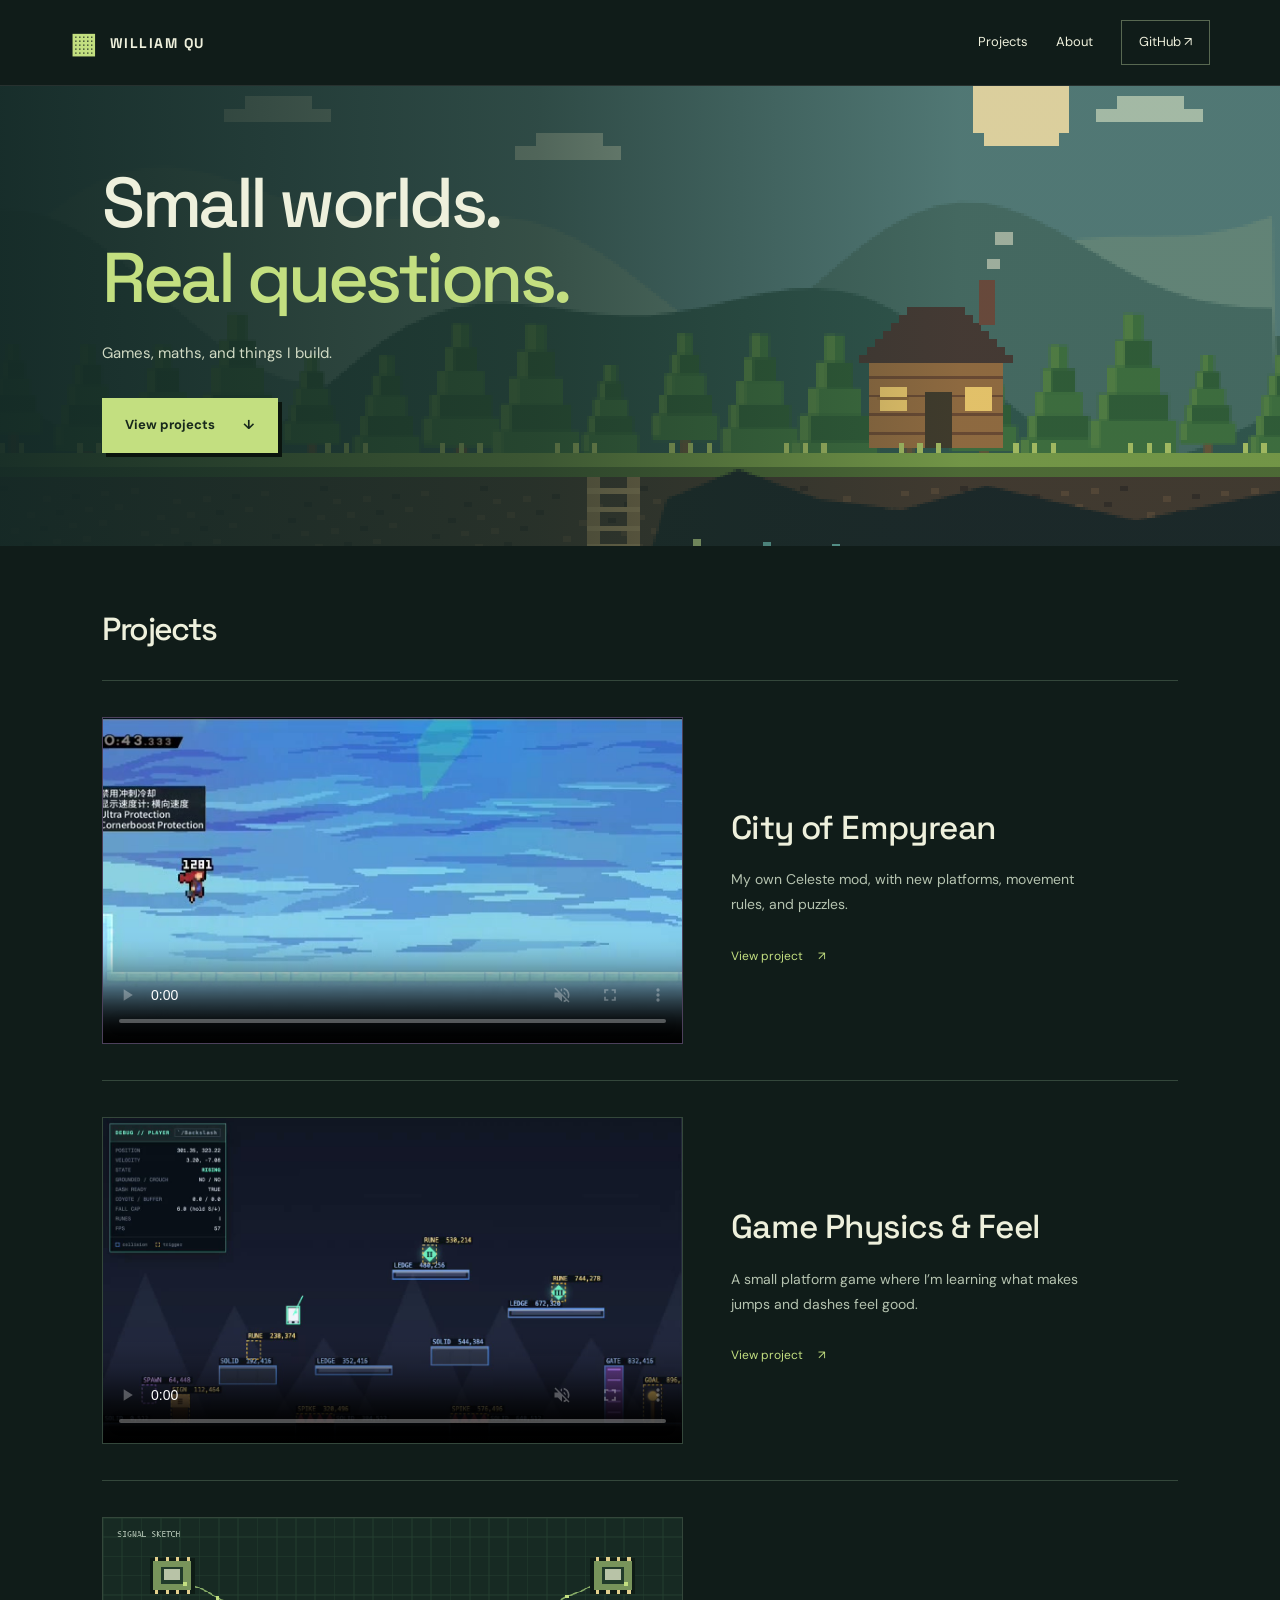
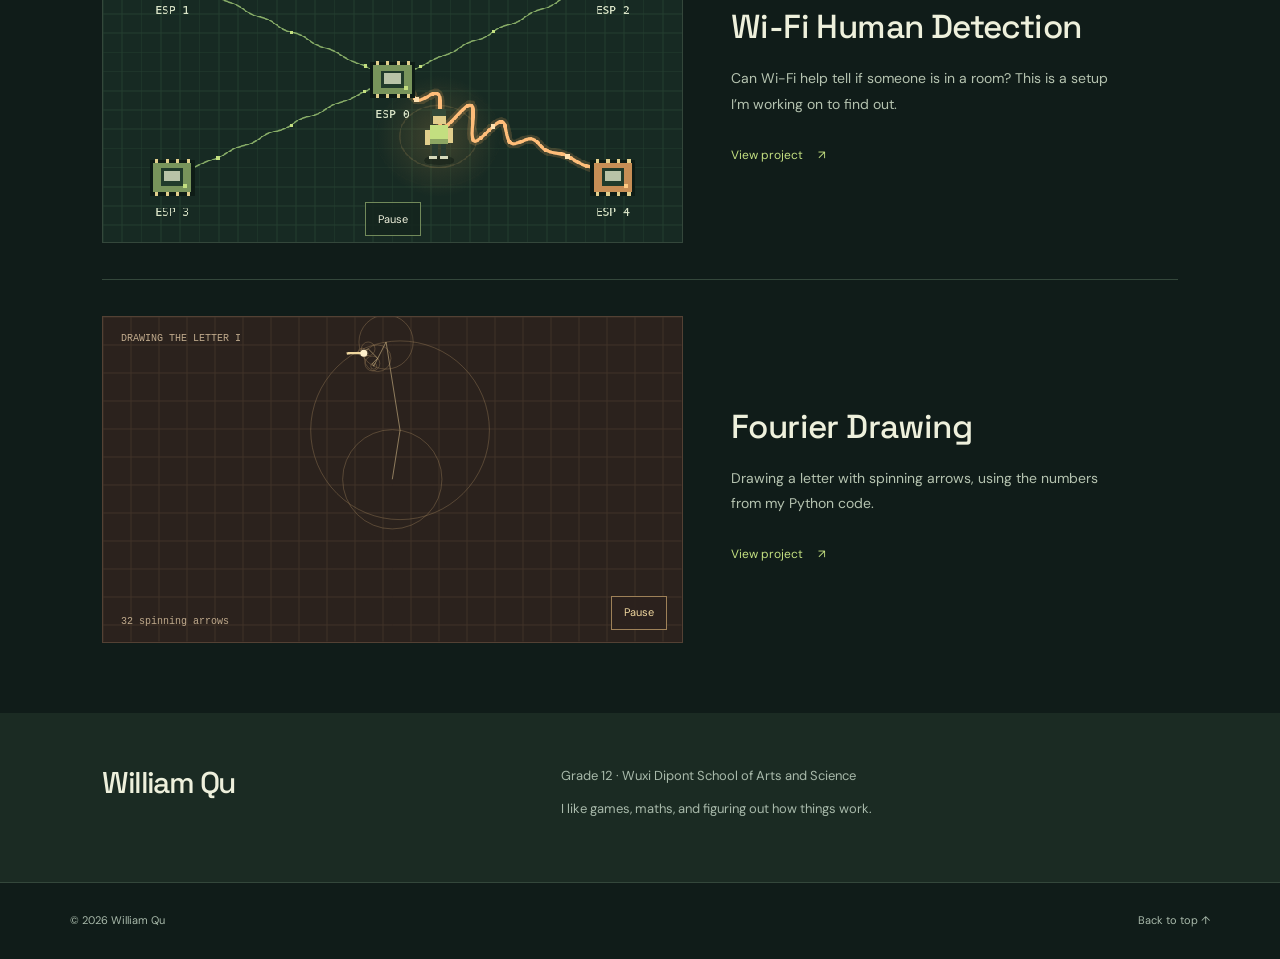
<file: index.html>
<!doctype html>
<html lang="en">
<head>
  <meta charset="utf-8"><meta name="viewport" content="width=device-width, initial-scale=1">
  <title>William Qu — Projects</title>
  <meta name="description" content="Games, maths, and things I build. Projects by William Qu.">
  <meta property="og:title" content="William Qu — Projects"><meta property="og:description" content="City of Empyrean, Game Physics &amp; Feel, Wi-Fi Human Detection, and Fourier Drawing."><meta property="og:type" content="website">
  <link rel="icon" href="assets/favicon.svg" type="image/svg+xml"><link rel="stylesheet" href="style.css?v=20">
</head>
<body class="portfolio">
<a class="skip" href="#projects">Skip to projects</a>
<header class="site-header"><a class="brand" href="index.html"><span class="brand-mark" aria-hidden="true">▦</span> WILLIAM QU</a><nav aria-label="Main navigation"><a href="#projects">Projects</a><a href="#about">About</a><a class="nav-link" href="https://github.com/ztongqu" target="_blank" rel="noreferrer">GitHub ↗</a></nav></header>
<main>
<section class="hero" id="top">
  <canvas id="world" role="img" aria-label="A pixel landscape of mountains, pine trees, a cabin and an underground cavern"></canvas>
  <div class="hero-content"><h1>Small worlds.<br><em>Real questions.</em></h1><p class="hero-intro">Games, maths, and things I build.</p><a class="button" href="#projects">View projects <span>↓</span></a></div>
</section>
<section class="section projects" id="projects" aria-labelledby="projects-title">
  <h2 id="projects-title">Projects</h2>
  <div class="project-stack">
    <article class="project"><div class="project-open"><div class="project-art celeste-art"><video autoplay muted loop playsinline controls preload="metadata" poster="assets/city-video-poster.jpg" aria-label="City of Empyrean gameplay recording"><source src="assets/city-of-empyrean.mp4?v=3" type="video/mp4">Your browser does not support this video.</video></div><a class="project-info" href="projects/city-of-empyrean.html"><h3>City of Empyrean</h3><p>My own Celeste mod, with new platforms, movement rules, and puzzles.</p><span class="read-link">View project <span aria-hidden="true">↗</span></span></a></div></article>
    <article class="project"><div class="project-open"><div class="project-art"><video autoplay muted loop playsinline controls preload="auto" poster="assets/signal-below.jpg" aria-label="Game Physics &amp; Feel gameplay recording"><source src="assets/signal-below.mp4" type="video/mp4">Your browser does not support this video.</video></div><a class="project-info" href="projects/signal-below.html"><h3>Game Physics &amp; Feel</h3><p>A small platform game where I’m learning what makes jumps and dashes feel good.</p><span class="read-link">View project <span aria-hidden="true">↗</span></span></a></div></article>
    <article class="project" id="wifi"><div class="project-open"><div class="project-art wifi-art"><canvas id="wifi-motion" role="img" aria-label="Illustration: a person walks between ESP 0 in the centre and ESP 1 to 4 in the corners, changing the Wi-Fi signal paths. This is a sketch, not recorded data."></canvas><button class="fourier-toggle" id="wifi-toggle" type="button" aria-label="Pause Wi-Fi illustration">Pause</button></div><a class="project-info" href="projects/wifi-sensing.html"><h3>Wi-Fi Human Detection</h3><p>Can Wi-Fi help tell if someone is in a room? This is a setup I’m working on to find out.</p><span class="read-link">View project <span aria-hidden="true">↗</span></span></a></div></article>
    <article class="project" id="fourier"><div class="project-open"><div class="project-art fourier-art"><canvas id="fourier-animation" role="img" aria-label="Spinning arrows drawing the letter I using numbers from my Python code"></canvas><button class="fourier-toggle" id="fourier-toggle" type="button" disabled>Loading…</button><p class="fourier-error" id="fourier-error" hidden>The animation didn’t load. You can still have a look at the Python code.</p></div><a class="project-info" href="projects/fourier-drawing.html"><h3>Fourier Drawing</h3><p>Drawing a letter with spinning arrows, using the numbers from my Python code.</p><span class="read-link">View project <span aria-hidden="true">↗</span></span></a></div></article>
  </div>
</section>
<section class="about-wrap" id="about"><div class="section about-simple"><h2>William Qu</h2><div><p>Grade 12 · Wuxi Dipont School of Arts and Science</p><p>I like games, maths, and figuring out how things work.</p></div></div></section>
</main><footer><span>© 2026 William Qu</span><a href="#top">Back to top ↑</a></footer><script src="landscape.js"></script><script src="app.js?v=12"></script><script src="fourier.js?v=17"></script><script src="wifi-motion.js?v=2"></script>
</body></html>
</file>
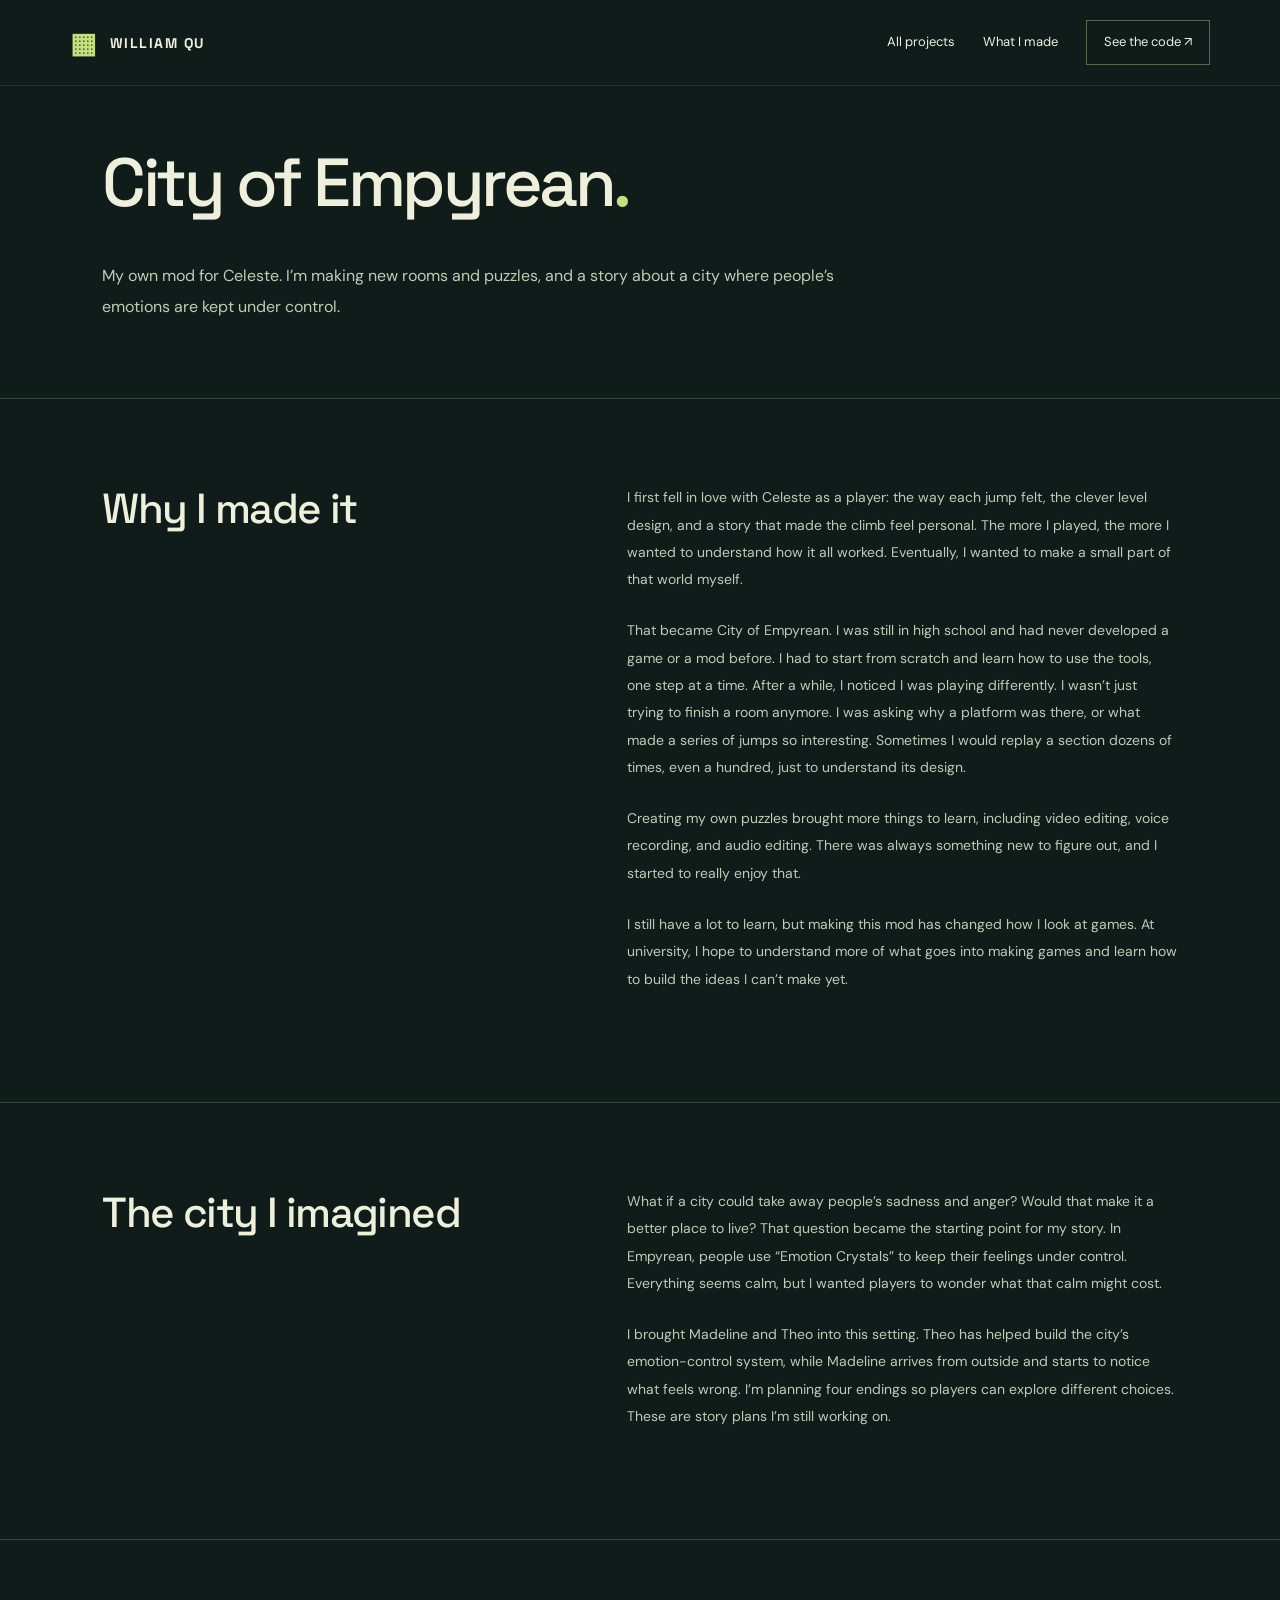
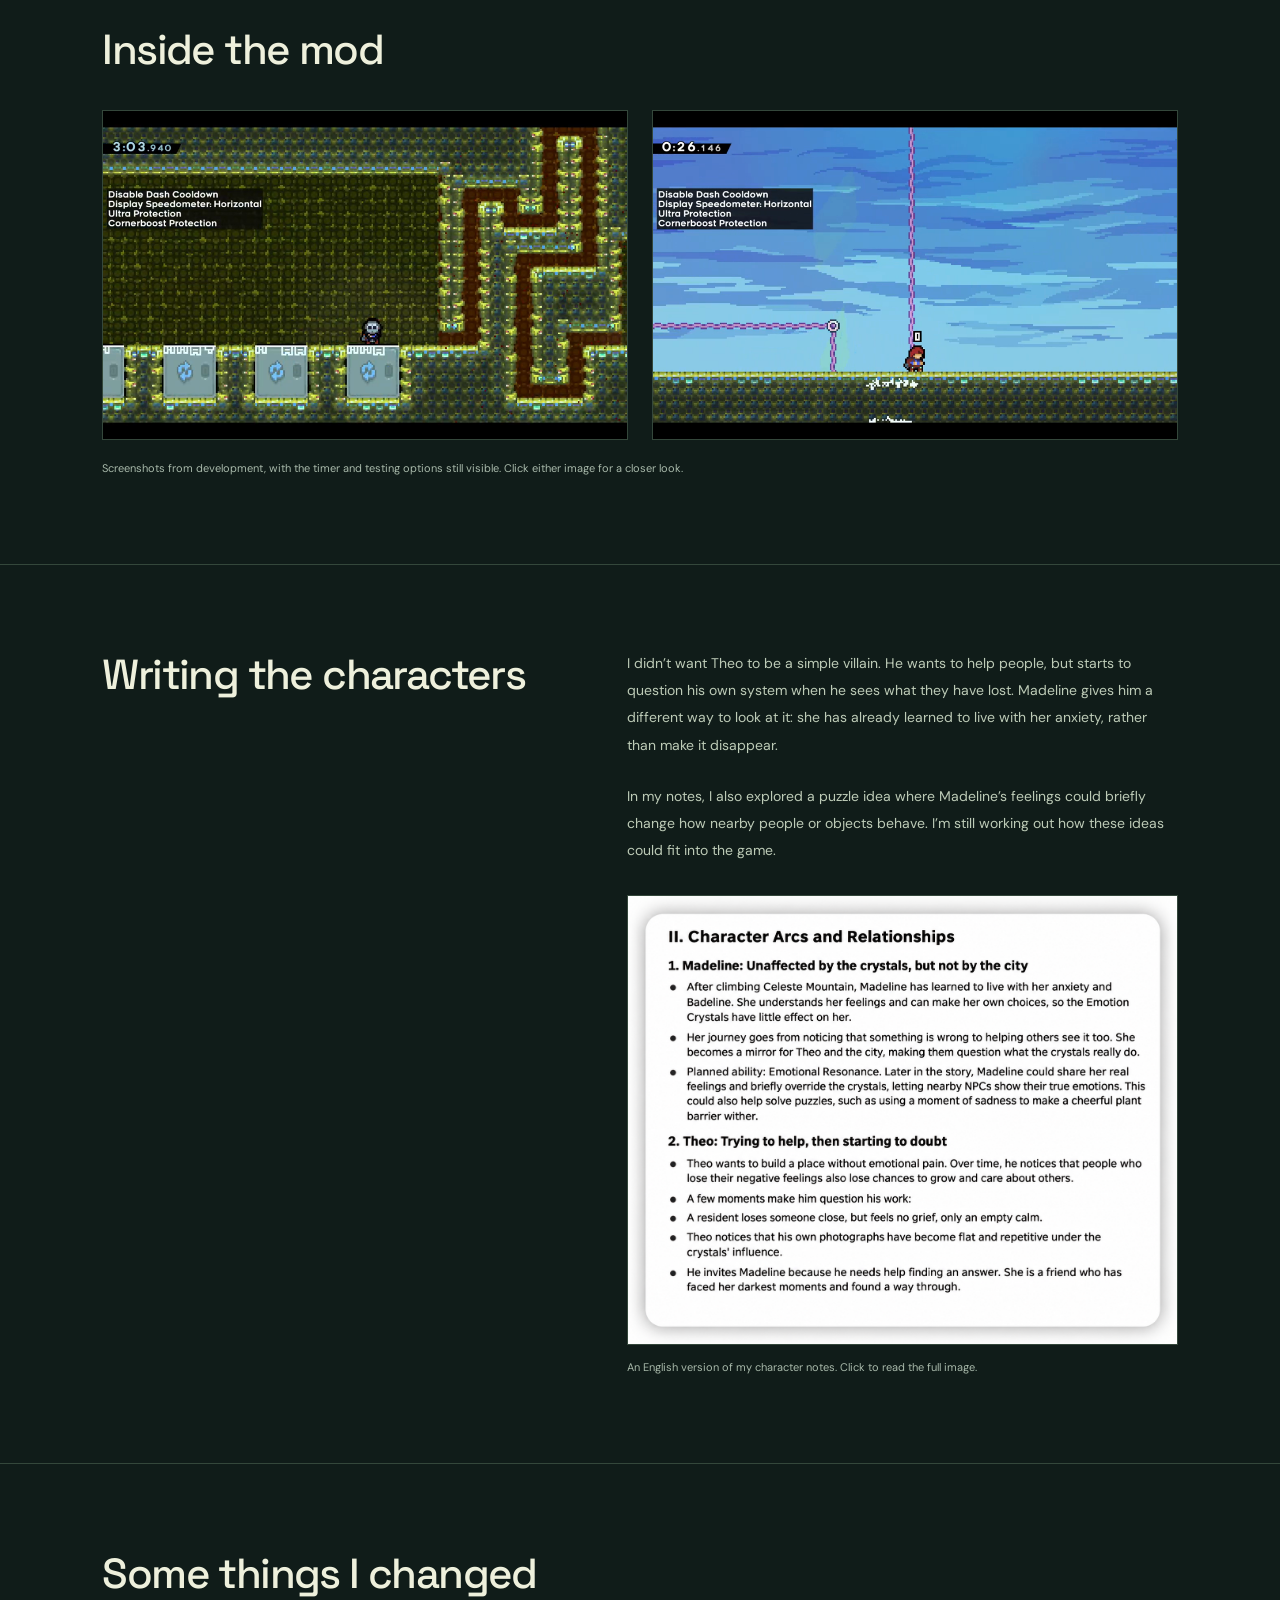
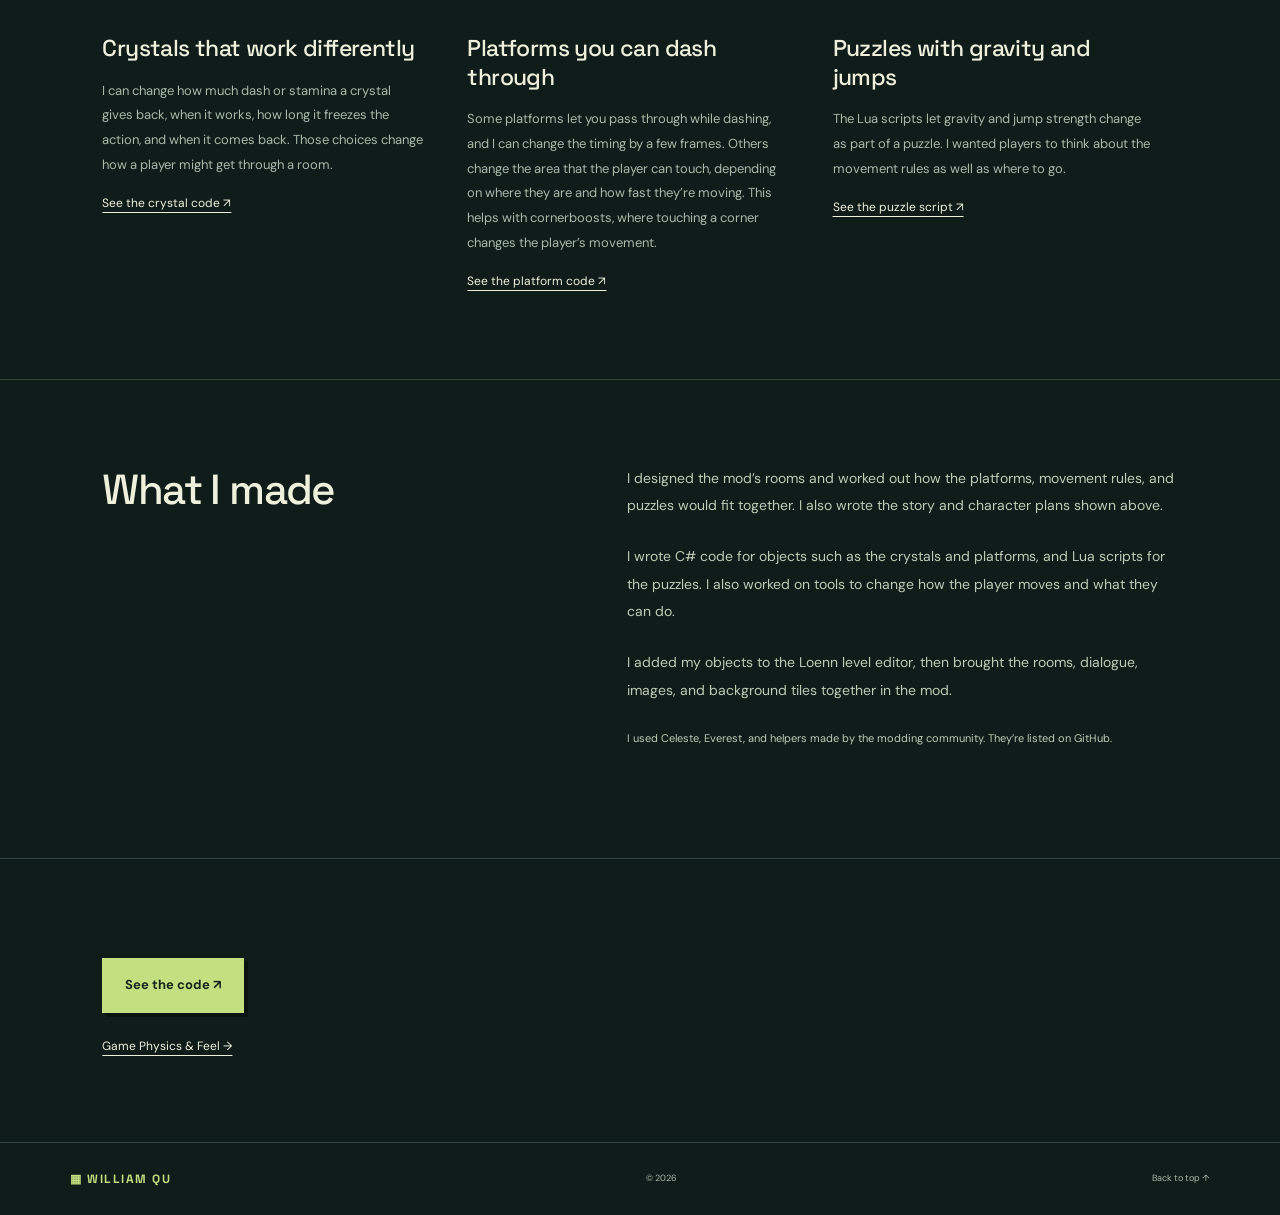
<file: projects/city-of-empyrean.html>
<!doctype html>
<html lang="en"><head><meta charset="utf-8"><meta name="viewport" content="width=device-width, initial-scale=1"><title>City of Empyrean — William Qu</title><meta name="description" content="My Celeste mod, with new platforms, crystals, and puzzles. Made by William Qu."><link rel="icon" href="../assets/favicon.svg"><link rel="stylesheet" href="../style.css?v=18"></head>
<body><a class="skip" href="#main">Skip to project</a><header class="site-header"><a class="brand" href="../index.html"><span class="brand-mark" aria-hidden="true">▦</span> WILLIAM QU</a><nav aria-label="Main navigation"><a href="../index.html#projects">All projects</a><a href="#contribution">What I made</a><a class="nav-link" href="https://github.com/ztongqu/City-of-Empyrean" target="_blank" rel="noreferrer">See the code ↗</a></nav></header>
<main id="main"><section class="section detail-hero"><div class="detail-heading"><div><h1>City of Empyrean<span>.</span></h1></div></div><p class="detail-intro">My own mod for Celeste. I’m making new rooms and puzzles, and a story about a city where people’s emotions are kept under control.</p></section>
<section class="section detail-section two-column" id="why"><div><h2>Why I made it</h2></div><div class="prose"><p>I first fell in love with Celeste as a player: the way each jump felt, the clever level design, and a story that made the climb feel personal. The more I played, the more I wanted to understand how it all worked. Eventually, I wanted to make a small part of that world myself.</p><p>That became City of Empyrean. I was still in high school and had never developed a game or a mod before. I had to start from scratch and learn how to use the tools, one step at a time. After a while, I noticed I was playing differently. I wasn’t just trying to finish a room anymore. I was asking why a platform was there, or what made a series of jumps so interesting. Sometimes I would replay a section dozens of times, even a hundred, just to understand its design.</p><p>Creating my own puzzles brought more things to learn, including video editing, voice recording, and audio editing. There was always something new to figure out, and I started to really enjoy that.</p><p>I still have a lot to learn, but making this mod has changed how I look at games. At university, I hope to understand more of what goes into making games and learn how to build the ideas I can’t make yet.</p></div></section>
<section class="section detail-section two-column" id="story"><div><h2>The city I imagined</h2></div><div class="prose"><p>What if a city could take away people’s sadness and anger? Would that make it a better place to live? That question became the starting point for my story. In Empyrean, people use “Emotion Crystals” to keep their feelings under control. Everything seems calm, but I wanted players to wonder what that calm might cost.</p><p>I brought Madeline and Theo into this setting. Theo has helped build the city’s emotion-control system, while Madeline arrives from outside and starts to notice what feels wrong. I’m planning four endings so players can explore different choices. These are story plans I’m still working on.</p></div></section>
<section class="section detail-section" aria-labelledby="rooms-title"><div class="section-top"><h2 id="rooms-title">Inside the mod</h2></div><div class="city-screenshots"><figure><a class="city-image-link" href="../assets/city-gameplay-room.png" target="_blank" rel="noreferrer" aria-label="Open the indoor room screenshot at full size"><img src="../assets/city-gameplay-room.png" width="960" height="600" loading="lazy" alt="An indoor room with narrow stone passages and blue-marked blocks"></a></figure><figure><a class="city-image-link" href="../assets/city-gameplay-sky.png" target="_blank" rel="noreferrer" aria-label="Open the outdoor room screenshot at full size"><img src="../assets/city-gameplay-sky.png" width="960" height="600" loading="lazy" alt="Madeline standing on a platform beneath a blue sky, beside hanging chains"></a></figure></div><p class="caption">Screenshots from development, with the timer and testing options still visible. Click either image for a closer look.</p></section>
<section class="section detail-section two-column" id="characters"><div><h2>Writing the characters</h2></div><div class="prose"><p>I didn’t want Theo to be a simple villain. He wants to help people, but starts to question his own system when he sees what they have lost. Madeline gives him a different way to look at it: she has already learned to live with her anxiety, rather than make it disappear.</p><p>In my notes, I also explored a puzzle idea where Madeline’s feelings could briefly change how nearby people or objects behave. I’m still working out how these ideas could fit into the game.</p><figure class="city-notes"><a class="city-image-link" href="../assets/city-character-notes-en.png" target="_blank" rel="noreferrer" aria-label="Open the English version of my character notes at full size"><img src="../assets/city-character-notes-en.png" width="1387" height="1134" loading="lazy" alt="English version of my planning notes about Madeline, Theo, and how their relationship could develop"></a><figcaption class="caption">An English version of my character notes. Click to read the full image.</figcaption></figure></div></section>
<section class="section detail-section"><div class="section-top"><h2>Some things I changed</h2></div><div class="feature-grid"><article><h3>Crystals that work differently</h3><p>I can change how much dash or stamina a crystal gives back, when it works, how long it freezes the action, and when it comes back. Those choices change how a player might get through a room.</p><a class="text-link" href="https://github.com/ztongqu/City-of-Empyrean/blob/main/Source/Entities/CustomRefill.cs" target="_blank" rel="noreferrer">See the crystal code ↗</a></article><article><h3>Platforms you can dash through</h3><p>Some platforms let you pass through while dashing, and I can change the timing by a few frames. Others change the area that the player can touch, depending on where they are and how fast they’re moving. This helps with cornerboosts, where touching a corner changes the player’s movement.</p><a class="text-link" href="https://github.com/ztongqu/City-of-Empyrean/blob/main/Source/Entities/DashThruJumpThru.cs" target="_blank" rel="noreferrer">See the platform code ↗</a></article><article><h3>Puzzles with gravity and jumps</h3><p>The Lua scripts let gravity and jump strength change as part of a puzzle. I wanted players to think about the movement rules as well as where to go.</p><a class="text-link" href="https://github.com/ztongqu/City-of-Empyrean/blob/main/Assets/FAE4D333/EmpyrealCity/puzzle2_enter.lua" target="_blank" rel="noreferrer">See the puzzle script ↗</a></article></div></section>
<section class="section detail-section two-column" id="contribution"><div><h2>What I made</h2></div><div class="prose"><p>I designed the mod’s rooms and worked out how the platforms, movement rules, and puzzles would fit together. I also wrote the story and character plans shown above.</p><p>I wrote C# code for objects such as the crystals and platforms, and Lua scripts for the puzzles. I also worked on tools to change how the player moves and what they can do.</p><p>I added my objects to the Loenn level editor, then brought the rooms, dialogue, images, and background tiles together in the mod.</p><p class="caption">I used Celeste, Everest, and helpers made by the modding community. They’re listed on GitHub.</p></div></section>

<section class="section project-end"><div class="end-links"><a class="button" href="https://github.com/ztongqu/City-of-Empyrean" target="_blank" rel="noreferrer">See the code ↗</a><a class="text-link" href="signal-below.html">Game Physics &amp; Feel →</a></div></section></main><footer><a class="brand" href="../index.html">▦ WILLIAM QU</a><span>© 2026</span><a href="#main">Back to top ↑</a></footer></body></html>
</file>
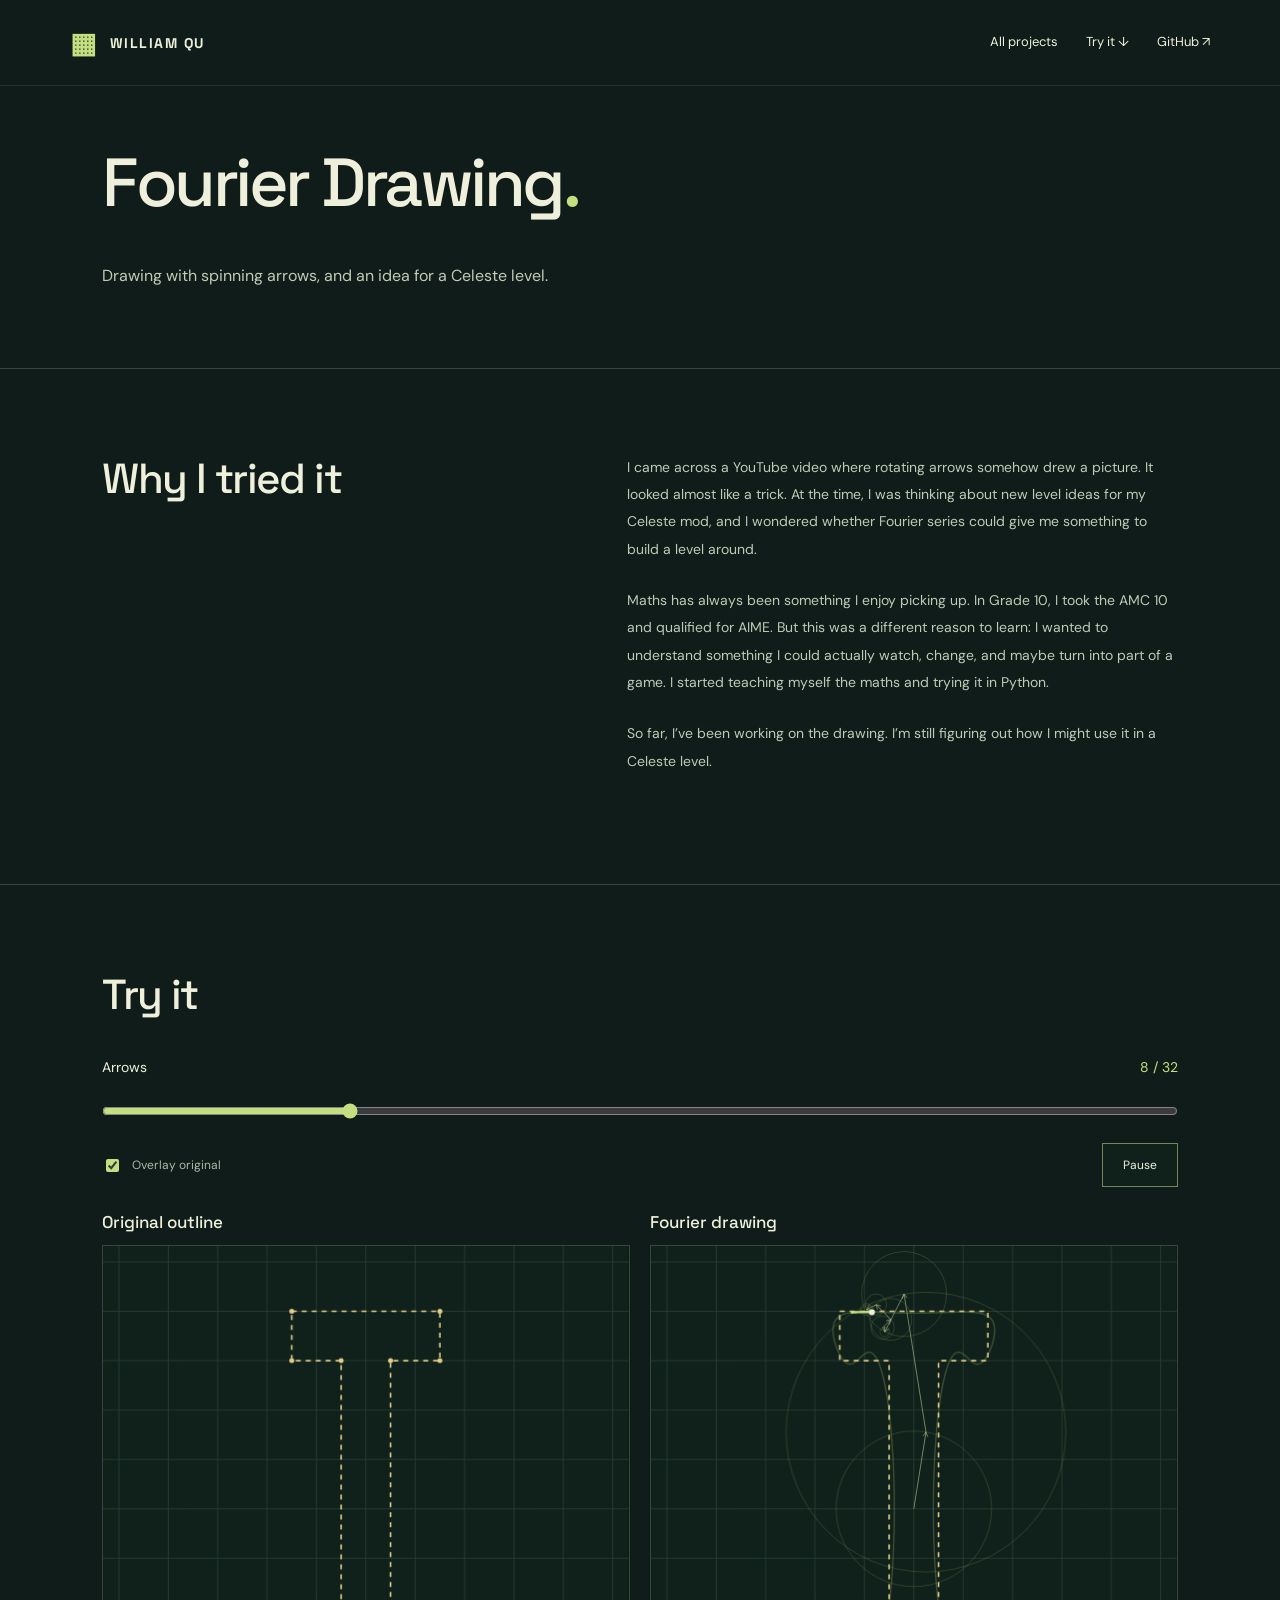
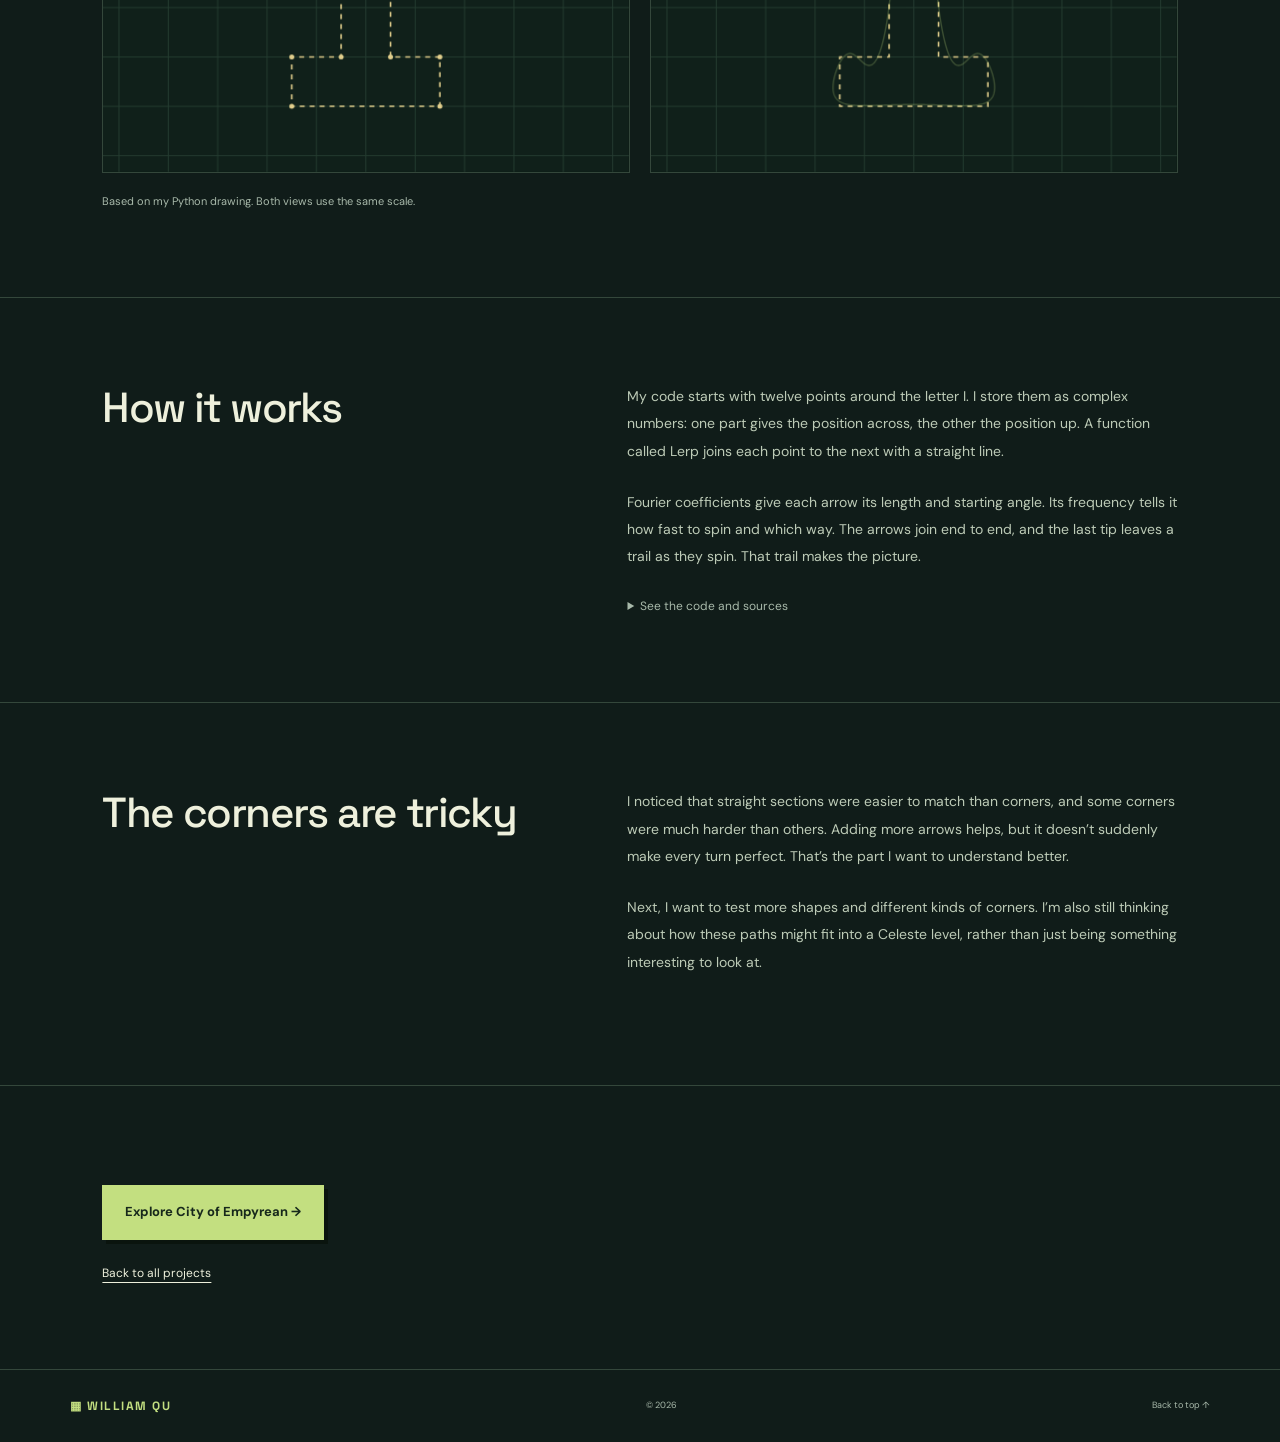
<file: projects/fourier-drawing.html>
<!doctype html>
<html lang="en"><head><meta charset="utf-8"><meta name="viewport" content="width=device-width, initial-scale=1"><title>Fourier Drawing — William Qu</title><meta name="description" content="From a YouTube video to drawing with rotating arrows. My Fourier experiment and an idea for a Celeste level."><link rel="icon" href="../assets/favicon.svg"><link rel="stylesheet" href="../style.css?v=12"></head>
<body><a class="skip" href="#main">Skip to project</a><header class="site-header"><a class="brand" href="../index.html"><span class="brand-mark" aria-hidden="true">▦</span> WILLIAM QU</a><nav aria-label="Main navigation"><a href="../index.html#projects">All projects</a><a href="#try">Try it ↓</a><a href="https://github.com/ztongqu/Fourier-Transformation-Visualisation" target="_blank" rel="noreferrer">GitHub ↗</a></nav></header>
<main id="main"><section class="section detail-hero"><div class="detail-heading"><h1>Fourier Drawing<span>.</span></h1></div><p class="detail-intro">Drawing with spinning arrows, and an idea for a Celeste level.</p></section>
<section class="section detail-section two-column"><div><h2>Why I tried it</h2></div><div class="prose"><p>I came across a YouTube video where rotating arrows somehow drew a picture. It looked almost like a trick. At the time, I was thinking about new level ideas for my Celeste mod, and I wondered whether Fourier series could give me something to build a level around.</p><p>Maths has always been something I enjoy picking up. In Grade 10, I took the AMC 10 and qualified for AIME. But this was a different reason to learn: I wanted to understand something I could actually watch, change, and maybe turn into part of a game. I started teaching myself the maths and trying it in Python.</p><p>So far, I’ve been working on the drawing. I’m still figuring out how I might use it in a Celeste level.</p></div></section>
<section class="section detail-section" id="try"><div class="section-top"><h2>Try it</h2></div>
<div class="fourier-lab"><div class="fourier-controls"><label for="arrow-count">Arrows <output id="arrow-count-value" for="arrow-count">8 / 32</output></label><input id="arrow-count" type="range" min="1" max="32" value="8" step="1" disabled aria-describedby="arrow-help"><div class="fourier-actions"><label><input id="show-outline" type="checkbox" checked> Overlay original</label><button id="drawing-toggle" type="button" disabled>Loading…</button></div><p id="arrow-help" class="visually-hidden">Each step adds one arrow from my Python animation, in the order +1, −1, +3, −3, … . Arrows with no length are skipped.</p></div>
<div class="fourier-comparison"><figure><figcaption>Original outline</figcaption><canvas id="fourier-original" role="img" aria-label="The letter I made by joining twelve points from my Python code"></canvas></figure><figure><figcaption>Fourier drawing <span id="reconstruction-label" class="visually-hidden" aria-live="polite">8 rotating arrows</span></figcaption><canvas id="fourier-result" role="img" aria-label="The letter I drawn by spinning arrows; use the slider to change how many"></canvas></figure></div><p id="drawing-error" role="status" hidden>The drawing didn’t load. You can still read the explanation and Python code below.</p></div>
<p class="caption">Based on my Python drawing. Both views use the same scale.</p><noscript><p>Turn on JavaScript to try the slider. You can still read about the code below.</p></noscript></section>
<section class="section detail-section two-column"><div><h2>How it works</h2></div><div class="prose"><p>My code starts with twelve points around the letter I. I store them as complex numbers: one part gives the position across, the other the position up. A function called Lerp joins each point to the next with a straight line.</p><p>Fourier coefficients give each arrow its length and starting angle. Its frequency tells it how fast to spin and which way. The arrows join end to end, and the last tip leaves a trail as they spin. That trail makes the picture.</p><details class="code-details"><summary>See the code and sources</summary><p>This function joins two points in Lerp&amp;FT.py:</p><pre class="code-sample"><code>def Lerp(A: complex, B: complex, t: float) -&gt; complex:
    return (1 - t) * A + t * B</code></pre><p>Here’s a shorter way to write the sum used in my animation:</p><pre class="code-sample"><code>point = sum(
    c * cmath.exp(1j * n * cmath.pi * t)
    for n, c in coefficients.items()
)</code></pre><p><code>c</code> is a coefficient, <code>n</code> is its frequency, and <code>t</code> is time. The slider changes how many non-zero arrows are added, in the Python order +1, −1, +3, −3, … .</p><p>Lerp&amp;FT.py calls a separate maths file to find the coefficients. The browser drawing uses the saved letter_capital_i3 table in FT_Graphs2.py. The outline and arrows are both enlarged 30 times, as in the Python animation.</p><p><a class="text-link" href="https://github.com/ztongqu/Fourier-Transformation-Visualisation/blob/2dbe8269897b5b2fe74bb553a3e525d1f3f94571/Lerp%26FT.py" target="_blank" rel="noreferrer">Letter outlines ↗</a> · <a class="text-link" href="https://github.com/ztongqu/Fourier-Transformation-Visualisation/blob/2dbe8269897b5b2fe74bb553a3e525d1f3f94571/FT_Graphs2.py" target="_blank" rel="noreferrer">Python animation ↗</a></p><p><a class="text-link" href="https://github.com/CodingTrain/Coding-Challenges/tree/576bc7c1b60e2fadf4a18e81b06e359cda57751a/130_Fourier_Transform_3/P5" target="_blank" rel="noreferrer">Related example: The Coding Train ↗</a><br>Another way to draw with Fourier, found while making this page. It works out the arrows from a list of points and puts bigger arrows first. This page uses my Python order. This isn’t necessarily the video I originally watched.</p></details></div></section>
<section class="section detail-section two-column"><div><h2>The corners are tricky</h2></div><div class="prose"><p>I noticed that straight sections were easier to match than corners, and some corners were much harder than others. Adding more arrows helps, but it doesn’t suddenly make every turn perfect. That’s the part I want to understand better.</p><p>Next, I want to test more shapes and different kinds of corners. I’m also still thinking about how these paths might fit into a Celeste level, rather than just being something interesting to look at.</p></div></section>

<section class="section project-end"><div class="end-links"><a class="button" href="city-of-empyrean.html">Explore City of Empyrean →</a><a class="text-link" href="../index.html#fourier">Back to all projects</a></div></section></main><footer><a class="brand" href="../index.html">▦ WILLIAM QU</a><span>© 2026</span><a href="#main">Back to top ↑</a></footer><script src="../fourier-detail.js?v=12"></script></body></html>
</file>
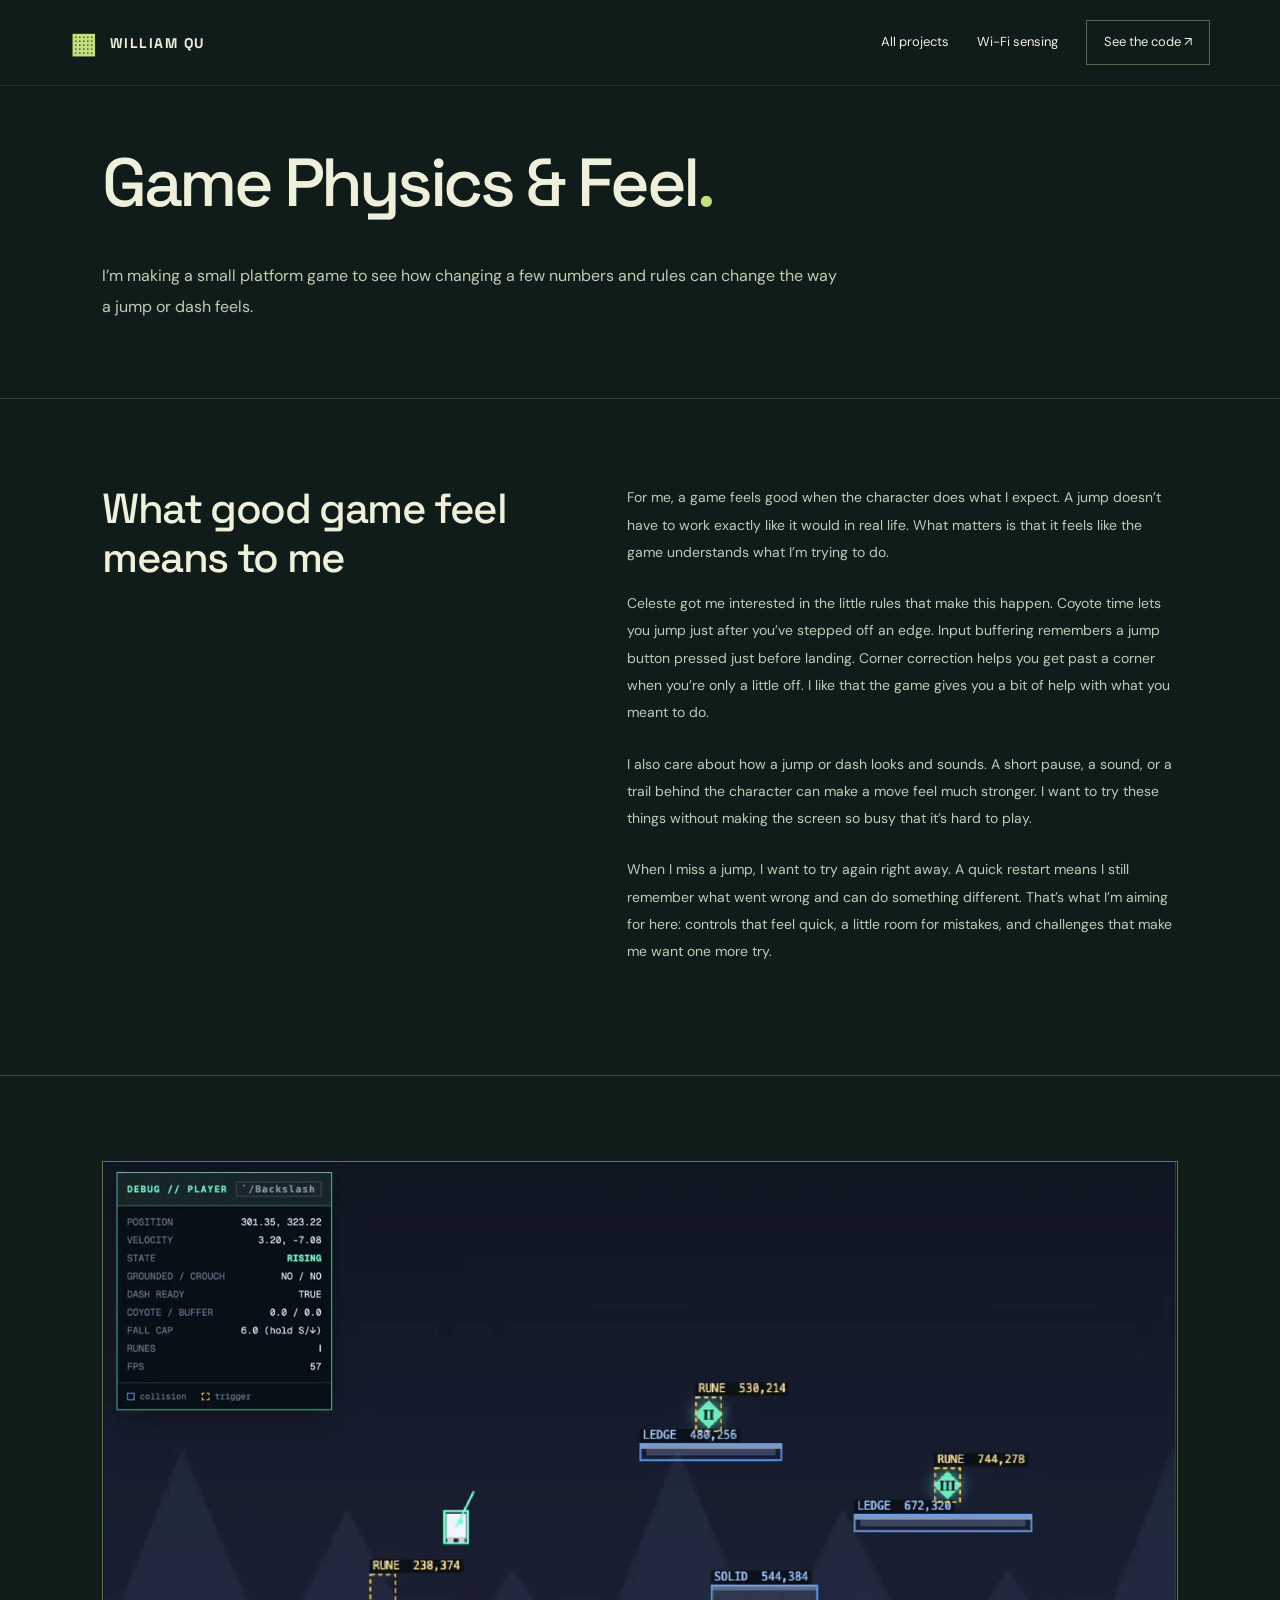
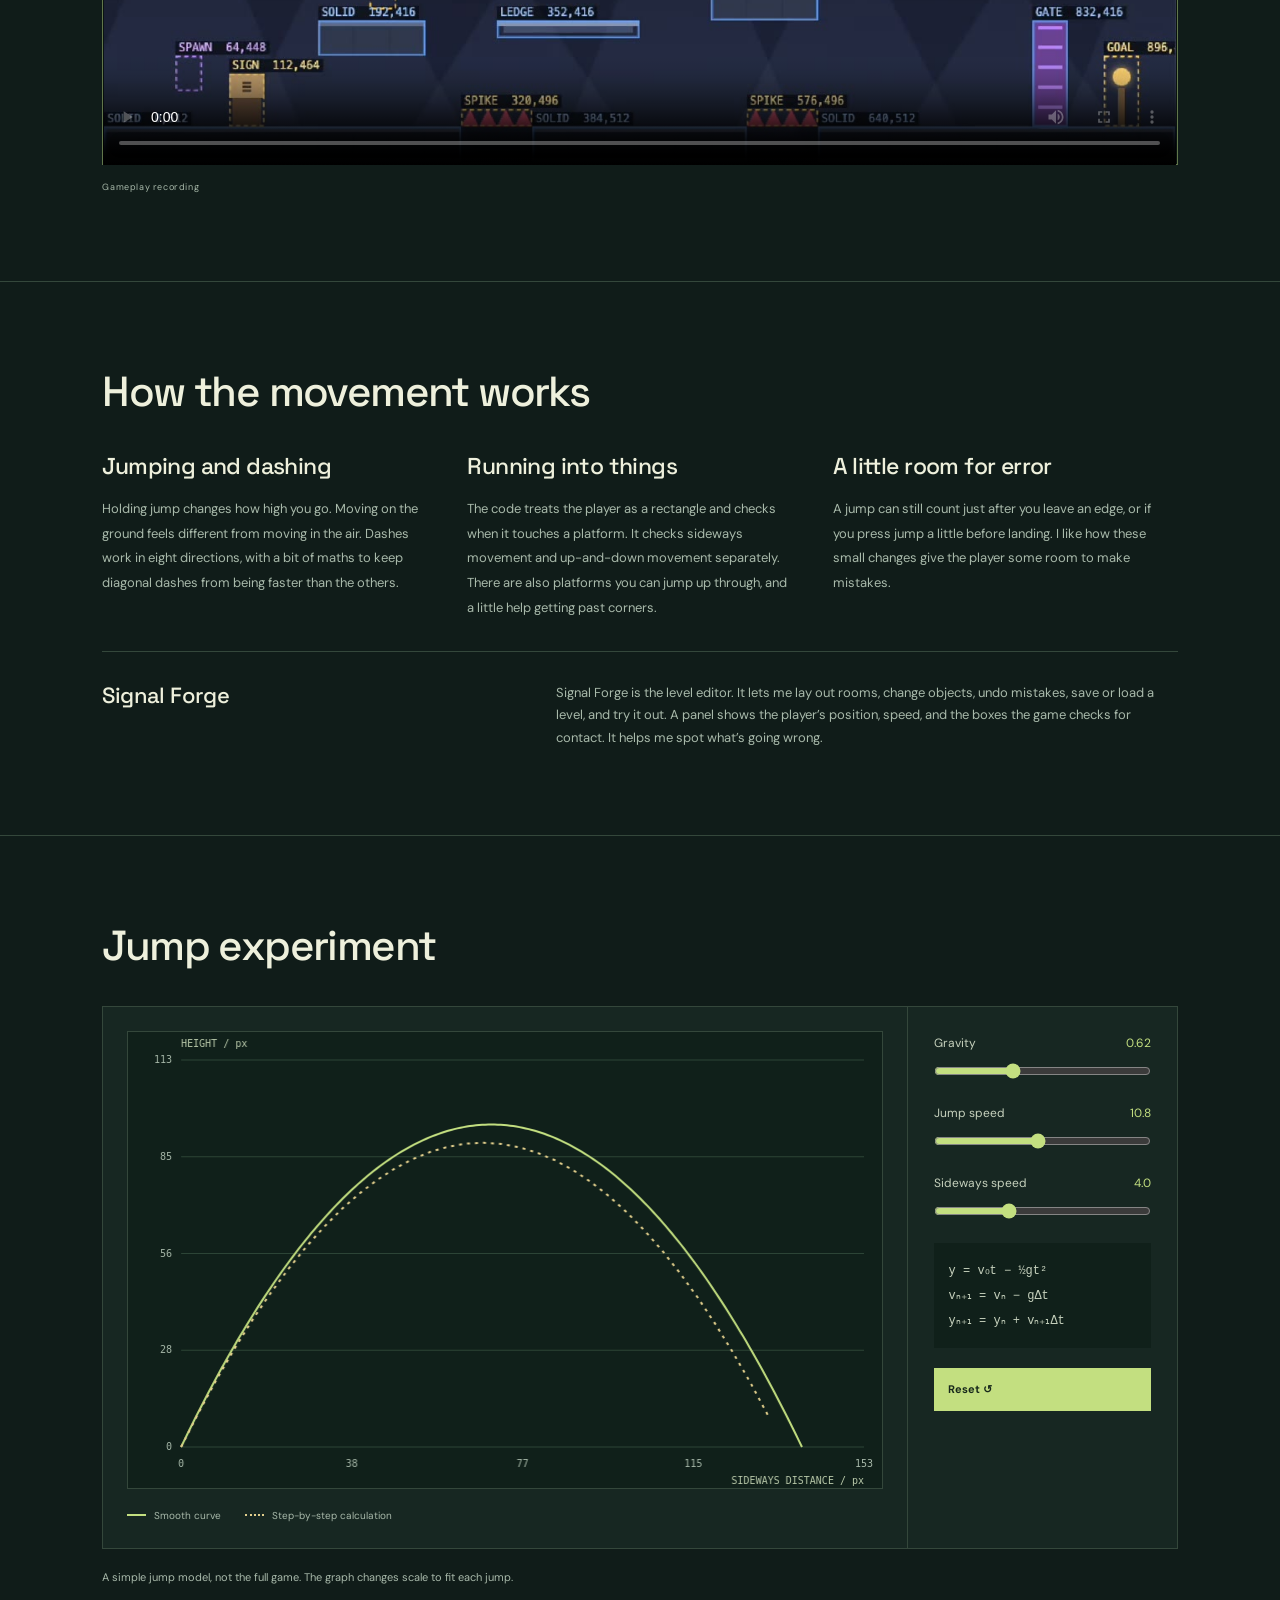
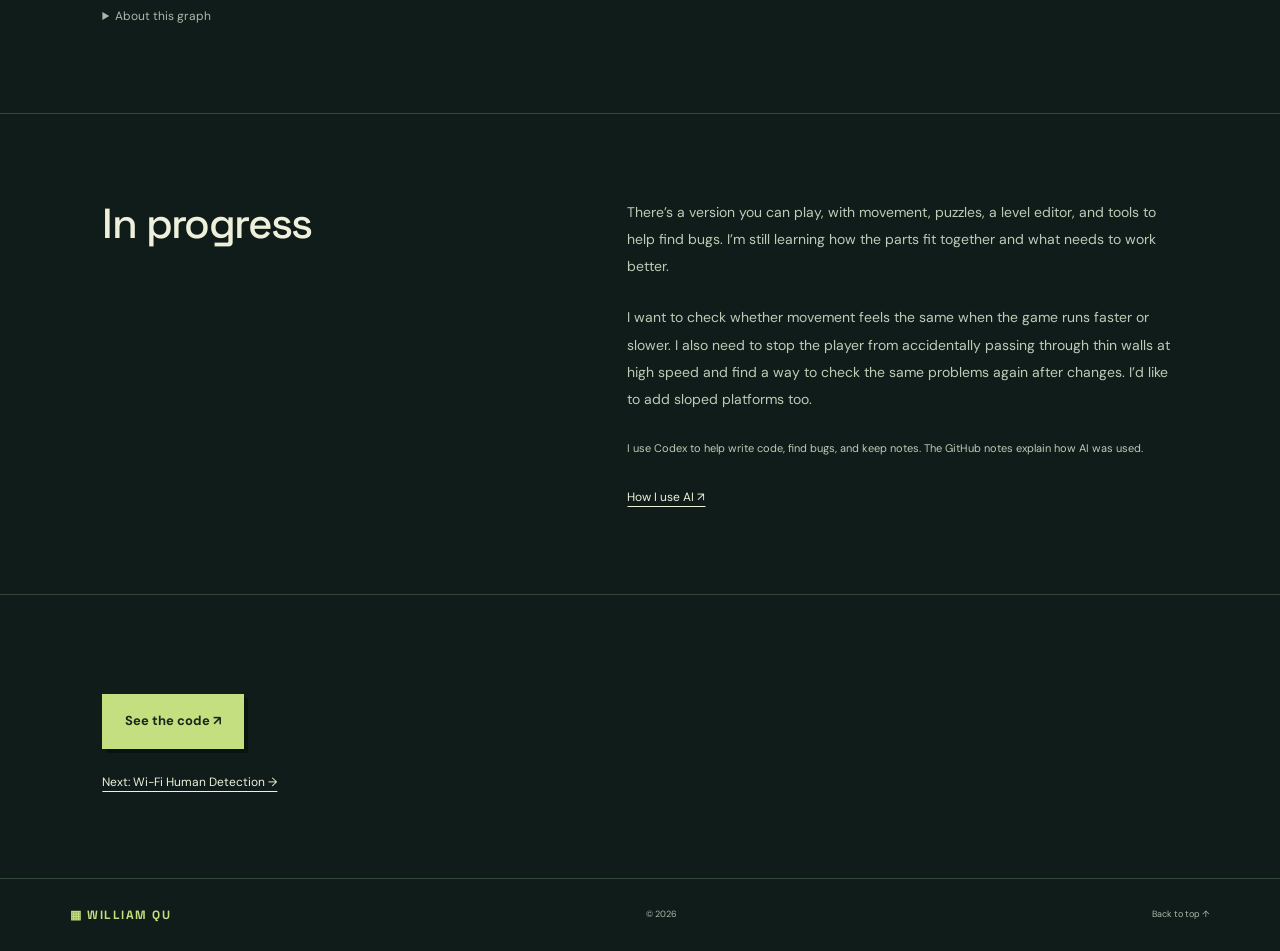
<file: projects/signal-below.html>
<!doctype html><html lang="en"><head><meta charset="utf-8"><meta name="viewport" content="width=device-width, initial-scale=1"><title>Game Physics &amp; Feel — William Qu</title><meta name="description" content="A small platform game where I’m learning what makes jumps and dashes feel good."><link rel="icon" href="../assets/favicon.svg"><link rel="stylesheet" href="../style.css?v=12"></head><body>
<a class="skip" href="#main">Skip to project</a><header class="site-header"><a class="brand" href="../index.html"><span class="brand-mark" aria-hidden="true">▦</span> WILLIAM QU</a><nav aria-label="Main navigation"><a href="../index.html#projects">All projects</a><a href="wifi-sensing.html">Wi-Fi sensing</a><a class="nav-link" href="https://github.com/ztongqu/signal-below" target="_blank" rel="noreferrer">See the code ↗</a></nav></header>
<main id="main"><section class="section detail-hero"><div class="detail-heading"><div><h1>Game Physics &amp; Feel<span>.</span></h1></div></div><p class="detail-intro">I’m making a small platform game to see how changing a few numbers and rules can change the way a jump or dash feels.</p></section><section class="section detail-section two-column" id="game-feel"><div><h2>What good game feel means to me</h2></div><div class="prose"><p>For me, a game feels good when the character does what I expect. A jump doesn’t have to work exactly like it would in real life. What matters is that it feels like the game understands what I’m trying to do.</p><p>Celeste got me interested in the little rules that make this happen. Coyote time lets you jump just after you’ve stepped off an edge. Input buffering remembers a jump button pressed just before landing. Corner correction helps you get past a corner when you’re only a little off. I like that the game gives you a bit of help with what you meant to do.</p><p>I also care about how a jump or dash looks and sounds. A short pause, a sound, or a trail behind the character can make a move feel much stronger. I want to try these things without making the screen so busy that it’s hard to play.</p><p>When I miss a jump, I want to try again right away. A quick restart means I still remember what went wrong and can do something different. That’s what I’m aiming for here: controls that feel quick, a little room for mistakes, and challenges that make me want one more try.</p></div></section><section class="section gameplay-section"><figure class="video-frame"><video controls playsinline preload="metadata" poster="../assets/signal-below.jpg" aria-label="Game Physics &amp; Feel gameplay recording"><source src="../assets/signal-below.mp4" type="video/mp4">Your browser does not support this video. <a href="../assets/signal-below.mp4">Download the recording.</a></video><figcaption><span>Gameplay recording</span></figcaption></figure></section>
<section class="section detail-section" id="movement"><div class="section-top"><div><h2>How the movement works</h2></div></div><div class="feature-grid"><article><h3>Jumping and dashing</h3><p>Holding jump changes how high you go. Moving on the ground feels different from moving in the air. Dashes work in eight directions, with a bit of maths to keep diagonal dashes from being faster than the others.</p></article><article><h3>Running into things</h3><p>The code treats the player as a rectangle and checks when it touches a platform. It checks sideways movement and up-and-down movement separately. There are also platforms you can jump up through, and a little help getting past corners.</p></article><article><h3>A little room for error</h3><p>A jump can still count just after you leave an edge, or if you press jump a little before landing. I like how these small changes give the player some room to make mistakes.</p></article></div><div class="tool-strip"><div><h3>Signal Forge</h3></div><p>Signal Forge is the level editor. It lets me lay out rooms, change objects, undo mistakes, save or load a level, and try it out. A panel shows the player’s position, speed, and the boxes the game checks for contact. It helps me spot what’s going wrong.</p></div></section>
<section class="section detail-section" id="lab"><div class="section-top"><div><h2>Jump experiment</h2></div></div><div class="lab-layout"><div class="plot-panel"><canvas id="jump-plot" role="img" aria-label="Two jump curves: a smooth formula and a calculation made one step at a time"></canvas><div class="legend"><span><i class="line solid"></i>Smooth curve</span><span><i class="line dotted"></i>Step-by-step calculation</span></div></div><div class="lab-controls"><label for="gravity">Gravity <output id="gravity-value">0.62</output></label><input id="gravity" type="range" min="0.3" max="1.2" step="0.01" value="0.62"><label for="jump-speed">Jump speed <output id="jump-speed-value">10.8</output></label><input id="jump-speed" type="range" min="6" max="16" step="0.1" value="10.8"><label for="horizontal">Sideways speed <output id="horizontal-value">4.0</output></label><input id="horizontal" type="range" min="2" max="8" step="0.1" value="4"><div class="formula"><code>y = v₀t − ½gt²<br>vₙ₊₁ = vₙ − gΔt<br>yₙ₊₁ = yₙ + vₙ₊₁Δt</code></div><button class="button small" id="reset-jump">Reset ↺</button></div></div><p class="caption">A simple jump model, not the full game. The graph changes scale to fit each jump.</p><details class="caption"><summary>About this graph</summary><p>Distances are in pixels, each step moves time forward by 1, and height is measured upwards. It leaves out hitting platforms, letting go of jump early, dashes, and speed limits.</p></details></section>
<section class="section detail-section two-column"><div><h2>In progress</h2></div><div class="prose"><p>There’s a version you can play, with movement, puzzles, a level editor, and tools to help find bugs. I’m still learning how the parts fit together and what needs to work better.</p><p>I want to check whether movement feels the same when the game runs faster or slower. I also need to stop the player from accidentally passing through thin walls at high speed and find a way to check the same problems again after changes. I’d like to add sloped platforms too.</p><p class="caption">I use Codex to help write code, find bugs, and keep notes. The GitHub notes explain how AI was used.</p><a class="text-link" href="https://github.com/ztongqu/signal-below/blob/main/AI_USAGE.md" target="_blank" rel="noreferrer">How I use AI ↗</a></div></section>
<section class="section project-end"><div class="end-links"><a class="button" href="https://github.com/ztongqu/signal-below" target="_blank" rel="noreferrer">See the code ↗</a><a class="text-link" href="wifi-sensing.html">Next: Wi-Fi Human Detection →</a></div></section></main><footer><a class="brand" href="../index.html">▦ WILLIAM QU</a><span>© 2026</span><a href="#main">Back to top ↑</a></footer><script src="../app.js?v=12"></script></body></html>
</file>
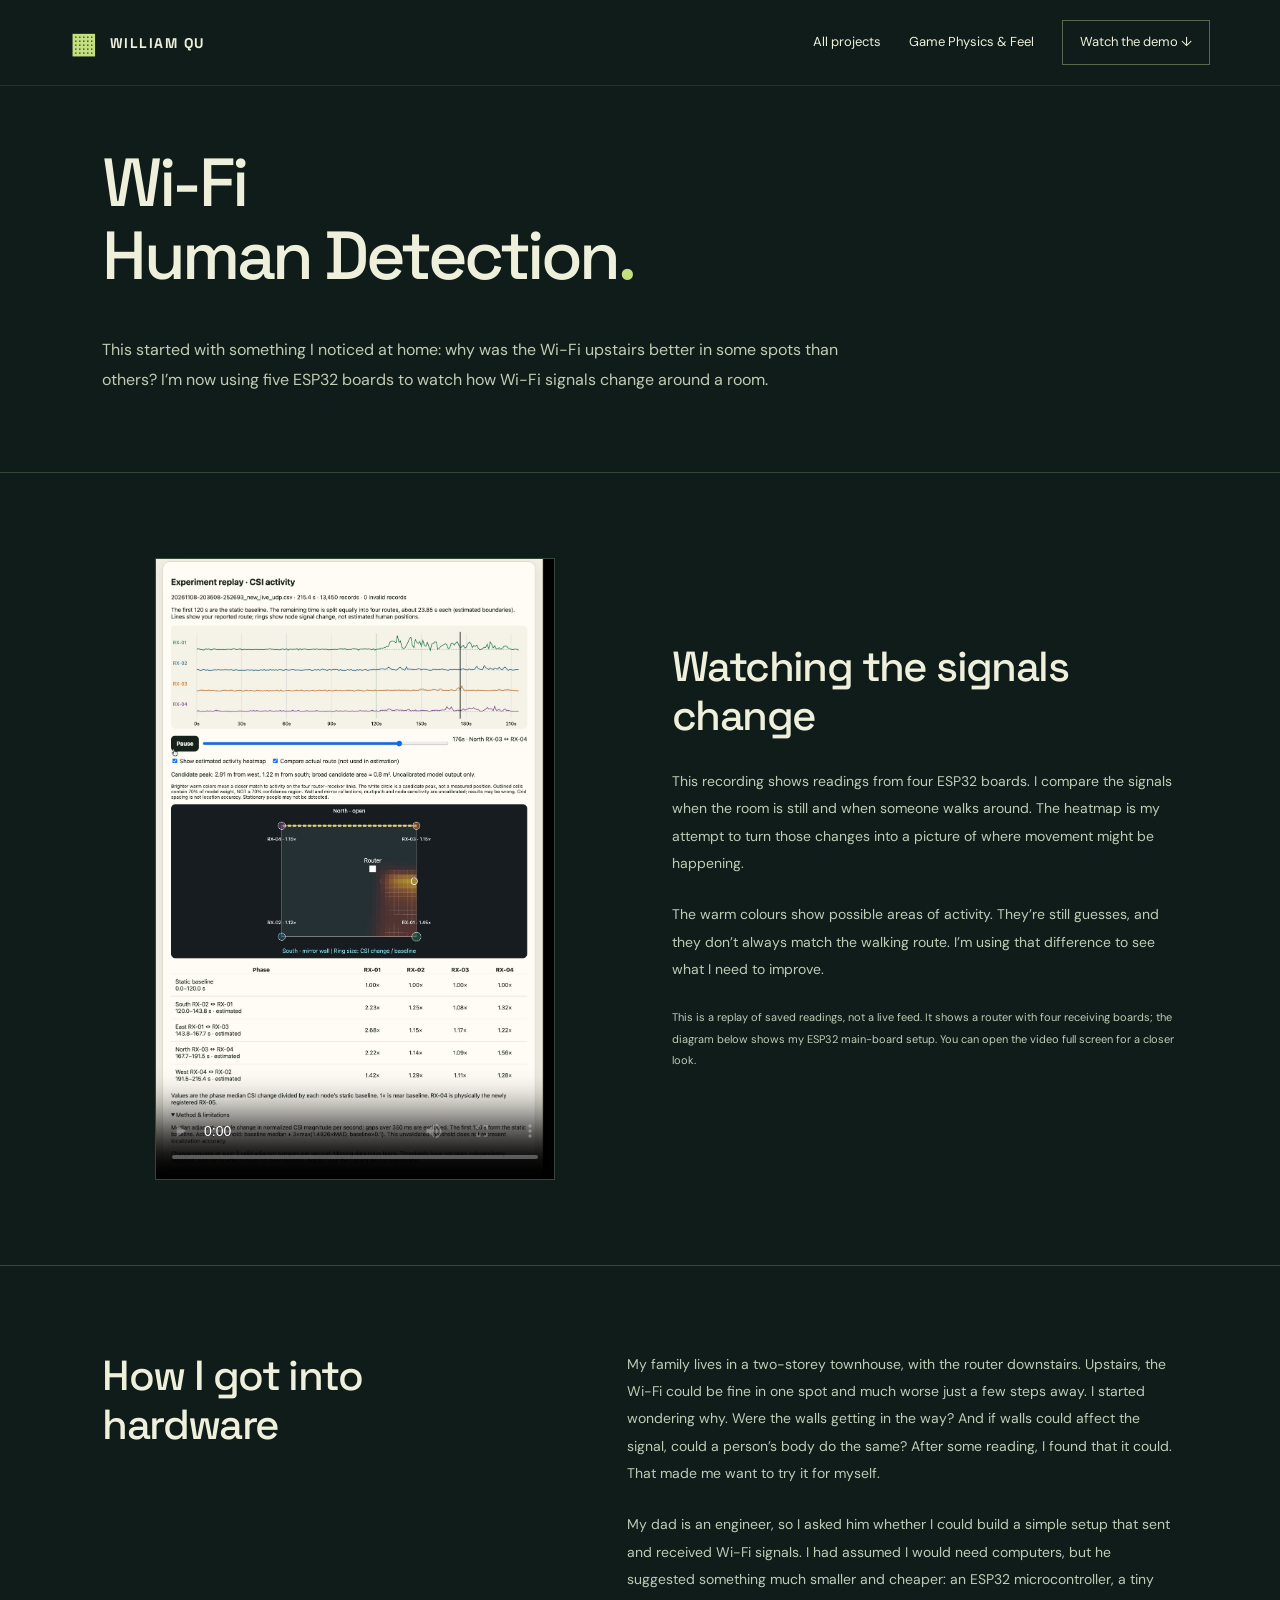
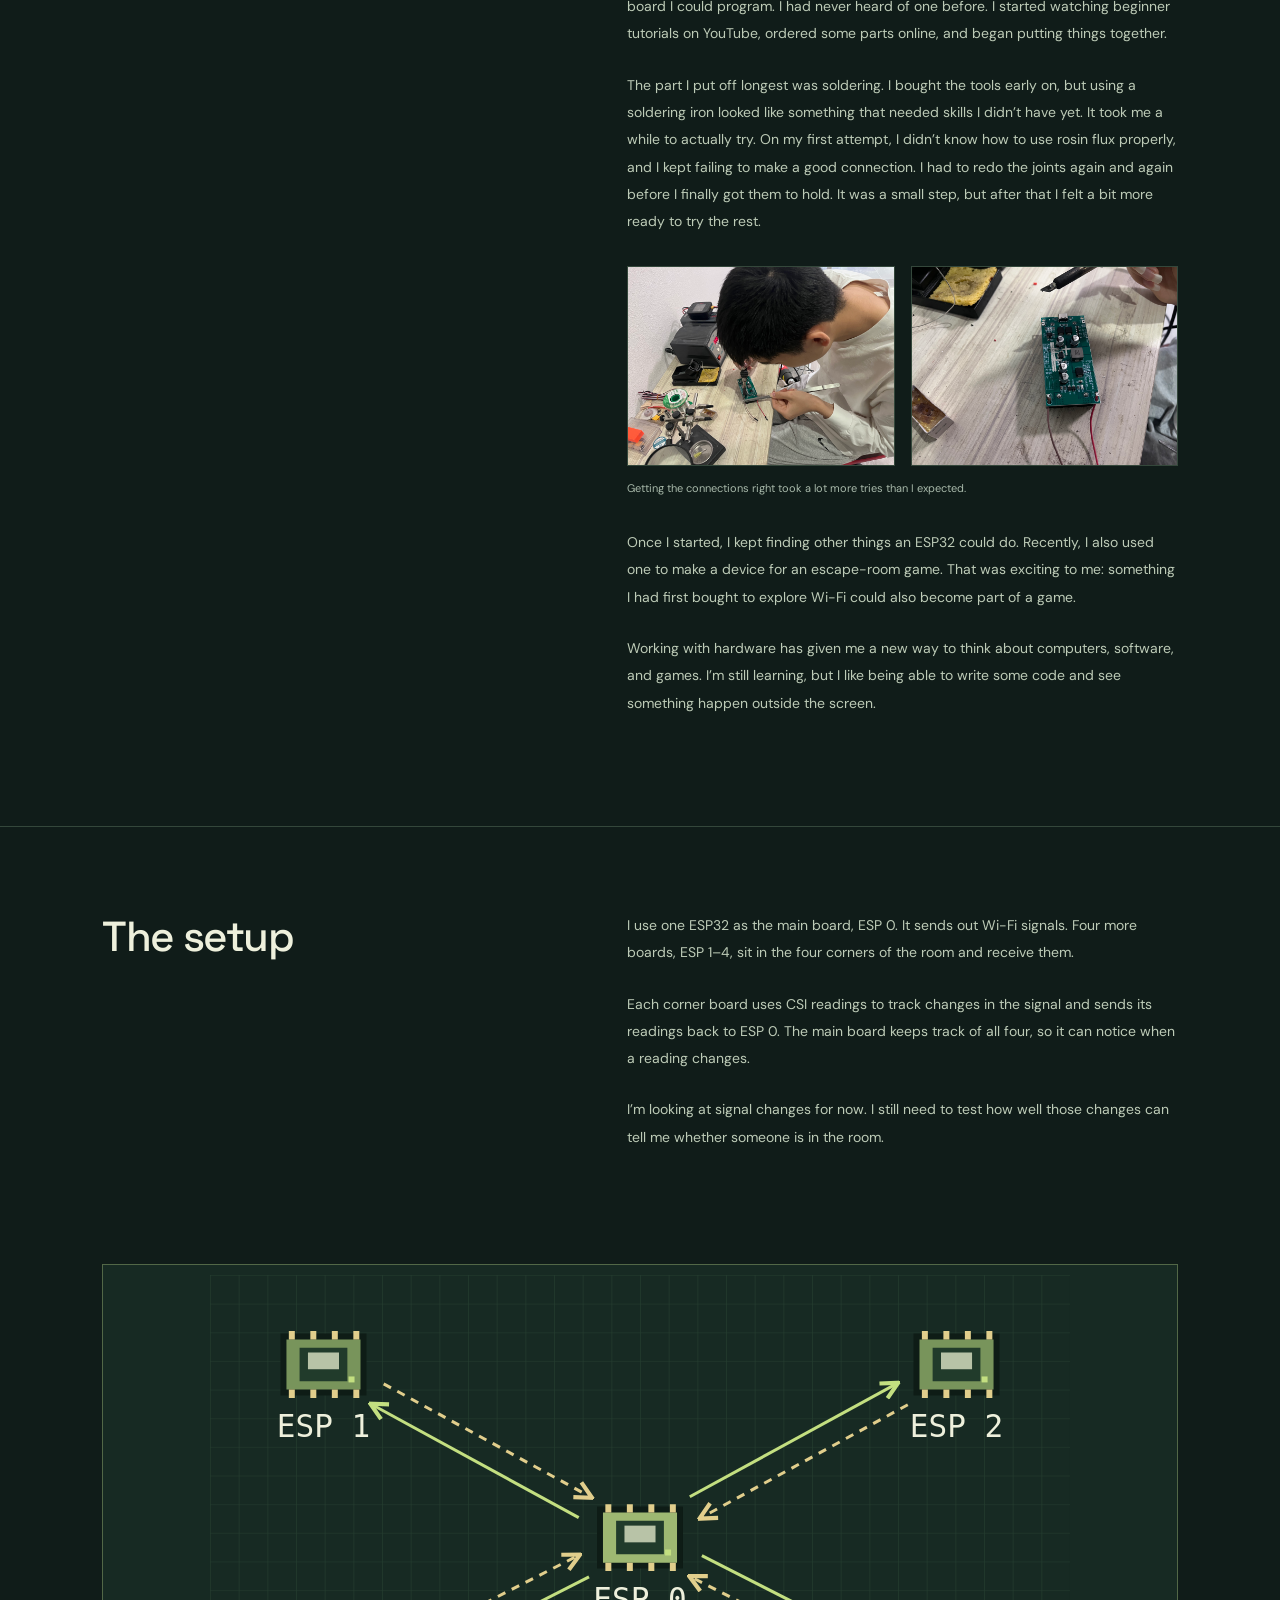
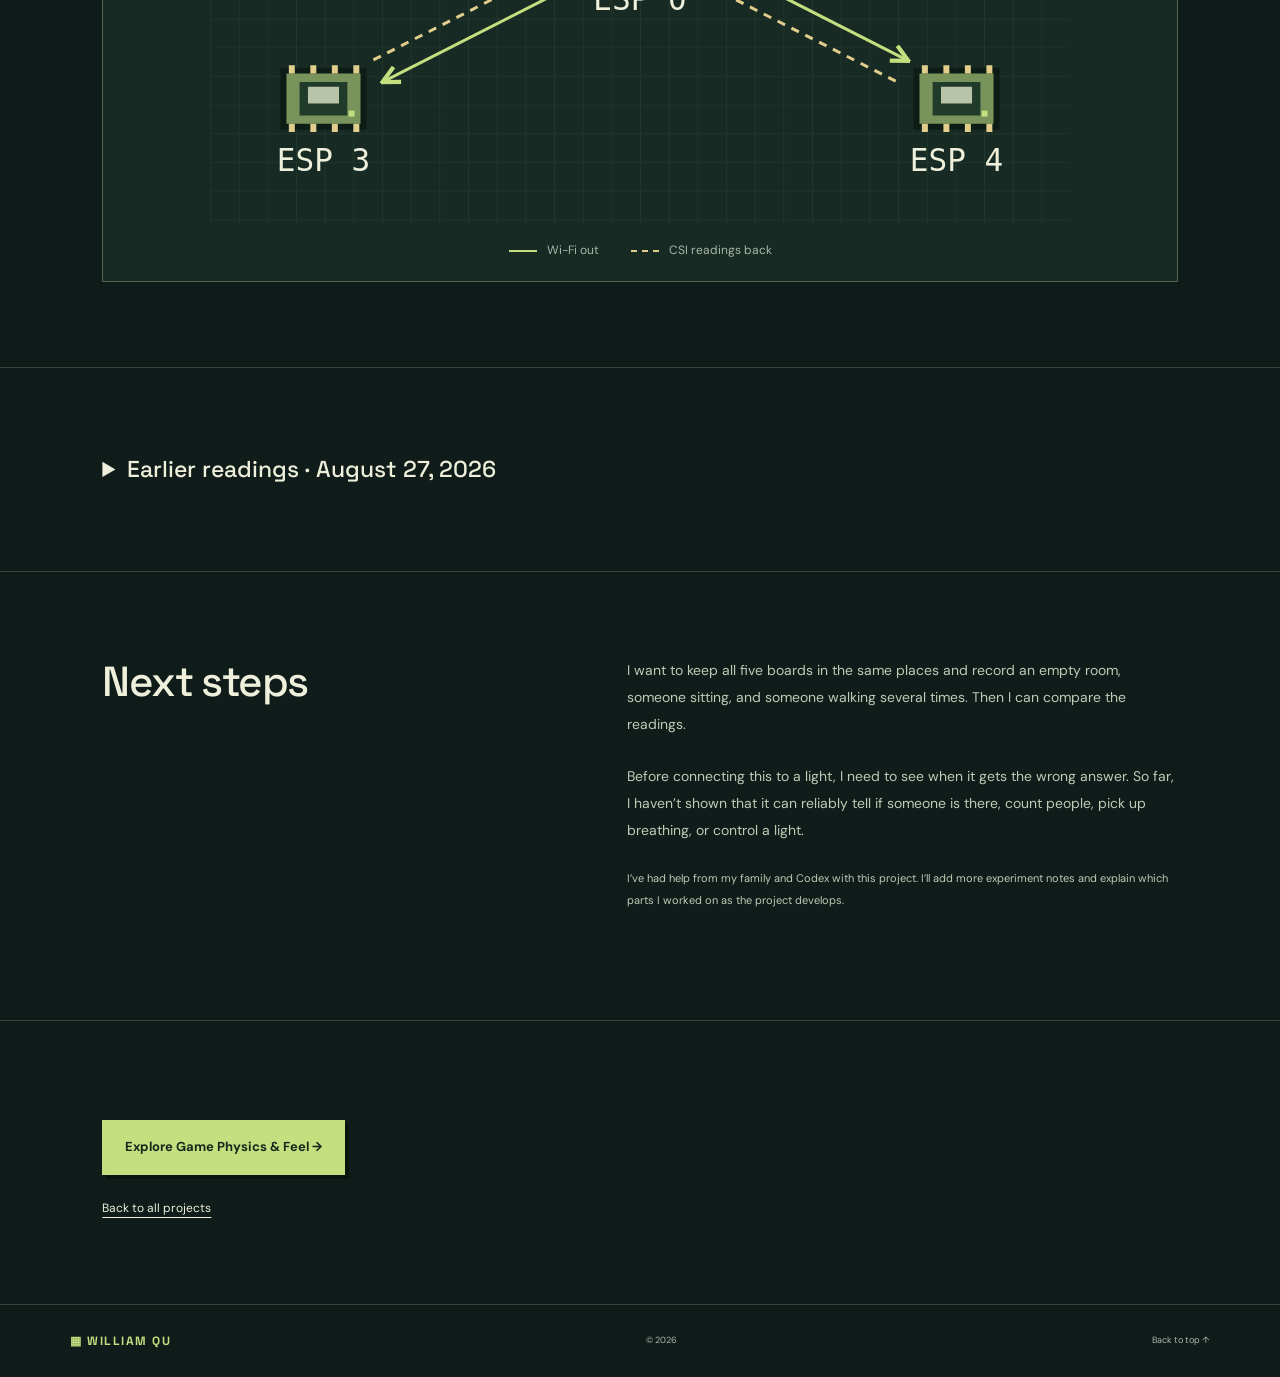
<file: projects/wifi-sensing.html>
<!doctype html><html lang="en"><head><meta charset="utf-8"><meta name="viewport" content="width=device-width, initial-scale=1"><title>Wi-Fi Human Detection — William Qu</title><meta name="description" content="Can Wi-Fi help tell if someone is in a room? My five-board Wi-Fi project."><link rel="icon" href="../assets/favicon.svg"><link rel="stylesheet" href="../style.css?v=21"></head><body><a class="skip" href="#main">Skip to project</a><header class="site-header"><a class="brand" href="../index.html"><span class="brand-mark" aria-hidden="true">▦</span> WILLIAM QU</a><nav aria-label="Main navigation"><a href="../index.html#projects">All projects</a><a href="signal-below.html">Game Physics &amp; Feel</a><a class="nav-link" href="#demo">Watch the demo ↓</a></nav></header>
<main id="main"><section class="section detail-hero"><div class="detail-heading"><div><h1>Wi-Fi<br>Human Detection<span>.</span></h1></div></div><p class="detail-intro">This started with something I noticed at home: why was the Wi-Fi upstairs better in some spots than others? I’m now using five ESP32 boards to watch how Wi-Fi signals change around a room.</p></section>
<section class="section detail-section wifi-demo" id="demo" aria-labelledby="wifi-demo-title"><div class="wifi-demo-player"><video controls playsinline preload="metadata" poster="../assets/wifi-replay-poster.jpg" width="2222" height="3462" aria-label="Recorded experiment replay showing four ESP32 signal traces and an estimated activity heatmap"><source src="../assets/Wi-Fi.mp4" type="video/mp4">Your browser does not support this video. <a href="../assets/Wi-Fi.mp4">Download the recording</a>.</video></div><div class="prose"><h2 id="wifi-demo-title">Watching the signals change</h2><p>This recording shows readings from four ESP32 boards. I compare the signals when the room is still and when someone walks around. The heatmap is my attempt to turn those changes into a picture of where movement might be happening.</p><p>The warm colours show possible areas of activity. They’re still guesses, and they don’t always match the walking route. I’m using that difference to see what I need to improve.</p><p class="caption">This is a replay of saved readings, not a live feed. It shows a router with four receiving boards; the diagram below shows my ESP32 main-board setup. You can open the video full screen for a closer look.</p></div></section><section class="section detail-section two-column" id="why"><div><h2>How I got into hardware</h2></div><div class="prose"><p>My family lives in a two-storey townhouse, with the router downstairs. Upstairs, the Wi-Fi could be fine in one spot and much worse just a few steps away. I started wondering why. Were the walls getting in the way? And if walls could affect the signal, could a person’s body do the same? After some reading, I found that it could. That made me want to try it for myself.</p><p>My dad is an engineer, so I asked him whether I could build a simple setup that sent and received Wi-Fi signals. I had assumed I would need computers, but he suggested something much smaller and cheaper: an ESP32 microcontroller, a tiny board I could program. I had never heard of one before. I started watching beginner tutorials on YouTube, ordered some parts online, and began putting things together.</p><p>The part I put off longest was soldering. I bought the tools early on, but using a soldering iron looked like something that needed skills I didn’t have yet. It took me a while to actually try. On my first attempt, I didn’t know how to use rosin flux properly, and I kept failing to make a good connection. I had to redo the joints again and again before I finally got them to hold. It was a small step, but after that I felt a bit more ready to try the rest.</p><figure class="soldering-photos"><div><a href="../assets/Soldering.2.jpg" target="_blank" rel="noreferrer" aria-label="Open the photo of me soldering the hardware connections"><img src="../assets/Soldering.2.jpg" width="4032" height="3024" loading="lazy" alt="William using a soldering iron and tweezers to work on the project's power-board connections"></a><a href="../assets/Soldering.1.jpg" target="_blank" rel="noreferrer" aria-label="Open the close-up of the power board and soldering tools"><img src="../assets/Soldering.1.jpg" width="4032" height="3024" loading="lazy" alt="A close-up of the power board, wires and soldering tools on my workbench"></a></div><figcaption class="caption">Getting the connections right took a lot more tries than I expected.</figcaption></figure><p>Once I started, I kept finding other things an ESP32 could do. Recently, I also used one to make a device for an escape-room game. That was exciting to me: something I had first bought to explore Wi-Fi could also become part of a game.</p><p>Working with hardware has given me a new way to think about computers, software, and games. I’m still learning, but I like being able to write some code and see something happen outside the screen.</p></div></section>
<section class="section detail-section two-column"><div><h2>The setup</h2></div><div class="prose"><p>I use one ESP32 as the main board, ESP 0. It sends out Wi-Fi signals. Four more boards, ESP 1–4, sit in the four corners of the room and receive them.</p><p>Each corner board uses CSI readings to track changes in the signal and sends its readings back to ESP 0. The main board keeps track of all four, so it can notice when a reading changes.</p><p>I’m looking at signal changes for now. I still need to test how well those changes can tell me whether someone is in the room.</p></div><figure class="network-figure"><img src="../assets/wifi-setup.svg" width="720" height="460" alt="ESP 0 is the main board in the centre. It sends Wi-Fi to ESP 1, 2, 3 and 4 in the four corners. Each corner board sends its CSI readings back to ESP 0."><figcaption class="network-key"><span><i class="signal-out" aria-hidden="true"></i>Wi-Fi out</span><span><i class="signal-back" aria-hidden="true"></i>CSI readings back</span></figcaption></figure></section>
<section class="section detail-section" id="recording"><details class="earlier-readings"><summary>Earlier readings · August 27, 2026</summary><div class="recording-panel"><div class="recording-top"><div><p id="recording-summary">Loading the saved readings…</p></div></div><div class="node-buttons" role="group" aria-label="Choose a board"><button data-node="RX-01" aria-pressed="true">RX-01</button><button data-node="RX-02" aria-pressed="false">RX-02</button><button data-node="RX-03" aria-pressed="false">RX-03</button><button data-node="RX-04" aria-pressed="false">RX-04</button></div><canvas id="csi-plot" role="img" aria-label="Saved CSI readings over time for the chosen board"></canvas><div class="recording-footer"><span id="node-summary" aria-live="polite"></span><a class="text-link" href="../assets/csi-session.json" download>Download this data ↓</a></div></div><p class="caption">These are the previously saved router-and-laptop readings, not a live view of the five-board setup above. The board names are kept as recorded. I didn’t record whether anyone was in the room, so this graph alone can’t show how well the project detects a person.</p><details class="caption"><summary>How the graph is drawn</summary><p>These readings come from 20260827-211315_live_udp.csv. Each point averages √(I² + Q²) across the CSI pairs, including pairs that are zero. These numbers describe the size of the readings; they aren’t a distance or a count of people. Times show when the laptop received the data, so readings from different boards may not line up exactly. The original file has “live” in its name, but this graph uses a recording. Network addresses are left out.</p></details><noscript><p>Turn on JavaScript to see the graph. <a class="text-link" href="../assets/csi-session.json">See the saved readings</a>.</p></noscript></details></section>
<section class="section detail-section two-column"><div><h2>Next steps</h2></div><div class="prose"><p>I want to keep all five boards in the same places and record an empty room, someone sitting, and someone walking several times. Then I can compare the readings.</p><p>Before connecting this to a light, I need to see when it gets the wrong answer. So far, I haven’t shown that it can reliably tell if someone is there, count people, pick up breathing, or control a light.</p><p class="caption">I’ve had help from my family and Codex with this project. I’ll add more experiment notes and explain which parts I worked on as the project develops.</p></div></section>
<section class="section project-end"><div class="end-links"><a class="button" href="signal-below.html">Explore Game Physics &amp; Feel →</a><a class="text-link" href="../index.html#projects">Back to all projects</a></div></section></main><footer><a class="brand" href="../index.html">▦ WILLIAM QU</a><span>© 2026</span><a href="#main">Back to top ↑</a></footer><script src="../app.js?v=14"></script></body></html>
</file>
<file: style.css>
@import url('https://fonts.googleapis.com/css2?family=DM+Sans:wght@400;500;600;700&family=Space+Grotesk:wght@400;500;600;700&display=swap');
:root{--bg:#101c19;--panel:#172722;--paper:#eef0dc;--muted:#a8b9aa;--green:#c3df80;--line:#34473b;--gold:#e1ce8c;--display:'Space Grotesk',sans-serif}*{box-sizing:border-box}html{scroll-behavior:smooth;scroll-padding-top:30px}body{margin:0;background:var(--bg);color:var(--paper);font:15px/1.75 'DM Sans',sans-serif}a{color:inherit;text-decoration:none}button,input{font:inherit}button{cursor:pointer}img,video{max-width:100%;display:block}canvas{display:block;max-width:100%}::selection{background:var(--green);color:var(--bg)}:focus-visible{outline:3px solid var(--gold);outline-offset:5px}a,button,input{-webkit-tap-highlight-color:transparent}.skip{position:absolute;top:-100px;left:20px;z-index:10;padding:12px;background:var(--green);color:var(--bg)}.skip:focus{top:8px}.site-header{min-height:86px;padding:20px 5.5%;display:flex;align-items:center;justify-content:space-between;gap:24px;border-bottom:1px solid #ffffff18}.brand{font:700 14px var(--display);letter-spacing:1.5px;display:flex;align-items:center;gap:12px}.brand-mark{font-size:28px;color:var(--green)}.edition{font-size:10px;color:var(--muted);font-weight:400;letter-spacing:1px}nav{display:flex;gap:28px;align-items:center;font-size:13px}nav a:hover,.text-link:hover,footer a:hover{color:var(--green)}.nav-link{border:1px solid #586851;padding:10px 17px}.nav-link span{margin-left:20px}.eyebrow{font-size:10px;letter-spacing:1.8px;font-weight:700;color:var(--green);line-height:1.8;margin:0 0 18px}.pixel-dot{display:inline-block;width:6px;height:6px;background:var(--green);box-shadow:0 0 12px #c3df8055;margin-right:8px;vertical-align:1px}h1,h2,h3{font-family:var(--display);font-weight:500}h1{font-size:76px;line-height:1.06;letter-spacing:-3.5px;margin:26px 0}h1 em,h2 span,h1 span{font-style:normal;color:var(--green)}h2{font-size:42px;line-height:1.17;letter-spacing:-1.6px;margin:0}h3{font-size:25px;line-height:1.25;letter-spacing:-.6px;margin:12px 0}.hero{min-height:590px;position:relative;overflow:hidden;background:#223e3d}.hero #world{position:absolute;inset:0;width:100%;height:100%;image-rendering:pixelated;object-fit:cover;object-position:65% center}.hero:after{content:'';position:absolute;inset:0;background:linear-gradient(90deg,#132825ee,#172b259c 42%,#10221a0d 75%);pointer-events:none}.hero-content{position:relative;z-index:1;padding:82px 8% 100px}.hero-intro{font-size:16px;line-height:1.9;color:#d1dac4;max-width:540px}.button{display:inline-flex;align-items:center;justify-content:space-between;gap:28px;background:var(--green);color:#17281b;border:1px solid var(--green);padding:15px 22px;font-size:13px;font-weight:700;box-shadow:4px 4px 0 #0a140e;transition:background .2s,transform .2s;margin-top:14px}.button:hover{background:#d8eea5;transform:translateY(-2px)}.hero-note{font-size:9px;letter-spacing:1.5px;color:#bac9ac;margin-top:28px}.hero-index{position:absolute;right:7%;bottom:80px;z-index:1;width:305px;background:#101c19e8;border:1px solid #8a9d6866;backdrop-filter:blur(8px);box-shadow:5px 5px 0 #101c1966}.hero-index a{display:block;padding:16px 20px}.hero-index a+a{border-top:1px solid #8a9d6844}.hero-index a:hover{background:#c3df8010}.hero-index span{font-size:8px;letter-spacing:1.3px;color:var(--green);display:block}.hero-index b{font:500 17px var(--display);display:flex;justify-content:space-between;margin-top:7px}.hero-index i{font-style:normal;color:var(--green)}.scroll-note{position:absolute;z-index:1;bottom:22px;left:8%;right:8%;display:flex;justify-content:space-between;font-size:8px;letter-spacing:1.6px;color:#c5d1b7}.section{max-width:1440px;padding:85px 8%;margin:auto}.section-top{display:flex;align-items:end;justify-content:space-between;gap:45px;margin-bottom:36px}.section-top>p,.section-intro{color:var(--muted);font-size:14px;line-height:1.85;margin-bottom:0}.project-grid{display:grid;grid-template-columns:1fr 1fr;gap:32px}.project-open{display:block}.project-art{aspect-ratio:16/10;position:relative;overflow:hidden;background:#223b31;border:1px solid #526747}.project-art img{height:100%;width:100%;object-fit:cover;transition:transform .4s}.project-open:hover img{transform:scale(1.035)}.project-art:after{content:'';position:absolute;inset:55% 0 0;background:linear-gradient(transparent,#101c1966);pointer-events:none}.art-label{position:absolute;z-index:1;bottom:17px;left:18px;right:40px;font-size:8px;letter-spacing:1.1px;line-height:1.7;color:#e3eccd}.art-arrow{position:absolute;top:15px;right:17px;font-size:22px;color:var(--green)}.wifi-art canvas{width:100%;height:100%;image-rendering:pixelated}.project-info{padding:23px 0 21px;border-bottom:1px solid var(--line)}.project-meta{display:flex;justify-content:space-between;gap:12px;font-size:8px;letter-spacing:1.1px;color:var(--green)}.project-meta span+span{color:var(--muted);text-align:right}.project h3{display:flex;justify-content:space-between;font-size:29px;margin:15px 0 12px}.project h3 span{font-size:23px;color:var(--green)}.project p{font-size:14px;color:#b5c3b0;line-height:1.8;max-width:470px;margin:0}.tags{display:flex;gap:8px;flex-wrap:wrap;margin-top:18px}.tags span{font-size:10px;border:1px solid #3d4f40;color:#c3ceb9;padding:4px 9px}.read-link{display:flex;align-items:center;gap:20px;color:var(--green);font-size:12px;margin-top:23px}.project-open:hover .read-link span{transform:translateX(5px)}.read-link span{transition:transform .2s}.coming-next{display:flex;align-items:center;gap:25px;margin-top:46px;border:1px dashed #526747;padding:26px 30px;background:#18271f66}.coming-icon{font-size:42px;line-height:1;color:#8fa571}.coming-next .eyebrow{font-size:8px;margin:0 0 6px}.coming-next h3{font-size:22px;margin:0 0 8px}.coming-next p:last-child{font-size:12px;color:var(--muted);line-height:1.8;margin:0;max-width:620px}.quiet-label{font-size:8px;letter-spacing:1px;color:var(--muted);margin-left:auto;white-space:nowrap}.notes{display:grid;grid-template-columns:1fr 1.2fr;gap:80px;border-top:1px solid var(--line)}.steps>a{display:flex;gap:23px;border-bottom:1px solid var(--line);padding:24px 0}.steps>a:first-child{padding-top:0}.steps>a>span{font:12px monospace;color:var(--green);padding-top:5px}.steps h3{font-size:19px;margin:0 0 10px}.steps p{font-size:13px;color:var(--muted);margin:0}.steps i{margin-left:auto;font-style:normal;color:var(--green)}.steps a:hover h3{color:var(--green)}.about-wrap{background:#1b2b23}.about{display:grid;grid-template-columns:215px 1fr;gap:75px;align-items:center}.player-badge{padding:22px;background:#253e2c;border:1px solid #516144;text-align:center}.player-badge canvas{width:100%;image-rendering:pixelated}.player-badge>span{font-size:9px;letter-spacing:2px;color:var(--green)}.about p{max-width:700px;color:#c1cbb5;font-size:14px}.about .eyebrow{color:var(--green)}.about-subtitle{margin:15px 0 22px}.about .collaboration-note{color:#a8b9aa;font-size:11px;line-height:1.9}.closing{text-align:center}.closing>p:not(.eyebrow){font-size:14px;color:var(--muted)}footer{padding:28px 5.5%;border-top:1px solid var(--line);display:flex;align-items:center;justify-content:space-between;gap:20px;font-size:9px;color:var(--muted)}footer .brand{font-size:12px;color:var(--green)}
/* A quieter home page, with three projects in a single vertical sequence. */
.portfolio .hero{min-height:460px}
.portfolio .hero-content{padding-top:64px;padding-bottom:70px}
.portfolio .hero h1{font-size:clamp(48px,5.5vw,72px);margin:16px 0 24px}
.portfolio .hero-intro{margin:0 0 16px;font-size:15px}
.portfolio .projects{padding-top:65px;padding-bottom:70px}
.portfolio .projects>h2{font-size:32px;margin-bottom:32px}
.project-stack{display:flex;flex-direction:column;gap:0}
.project-stack .project{padding:36px 0;border-top:1px solid var(--line)}
.project-stack .project:last-child{padding-bottom:0}
.project-stack .project-open{display:grid;grid-template-columns:minmax(0,1.3fr) minmax(0,1fr);gap:48px;align-items:center}
.project-stack .project-art{aspect-ratio:16/9;border-color:var(--line)}
.project-stack .project-art video{width:100%;height:100%;object-fit:cover}
.project-stack .project-art:after{display:none}
.project-stack .project-info{padding:20px 0;border:0;min-width:0}
.project-stack .project h3{display:block;font-size:clamp(27px,2.6vw,36px);line-height:1.15;margin:14px 0 20px}
.project-stack .project p{font-size:14px;max-width:380px}
.project-stack .project .project-category{font-size:9px;letter-spacing:1.4px;color:var(--green)}
.project-stack .read-link{margin-top:28px;font-size:12px;gap:15px}
.pending-note{display:block;margin-top:28px;font-size:12px;color:var(--muted)}
.celeste-art,.fourier-art{background:#14251e}
.celeste-art svg,.fourier-art svg{display:block;width:100%;height:100%;shape-rendering:crispEdges}
.fourier-art canvas{display:block;width:100%;height:100%}
.fourier-toggle{position:absolute;right:15px;bottom:12px;padding:6px 12px;border:1px solid #71895a;background:#14251ed9;color:var(--paper);font-size:11px;min-height:34px}
.fourier-toggle:hover{border-color:var(--green);color:var(--green)}
.fourier-error{position:absolute;inset:35% 20px auto;color:var(--muted);font-size:12px}
.about-simple{display:grid;grid-template-columns:1fr 1.5fr;gap:48px;padding-top:52px;padding-bottom:52px;align-items:start}
.about-simple h2{font-size:30px}
.about-simple p{font-size:13px;color:var(--muted);margin:0 0 10px}
.portfolio footer{font-size:11px}
/* Project case studies */
.back-link{display:inline-block;font-size:12px;color:var(--muted);margin-bottom:44px}.back-link:hover{color:var(--green)}.detail-hero{padding-top:42px;padding-bottom:65px}.detail-heading{display:flex;justify-content:space-between;align-items:center;gap:30px}.detail-heading h1{font-size:68px;line-height:1.08;margin:8px 0 18px}.detail-lead{font:400 28px var(--display);letter-spacing:-.7px;margin:0}.detail-lead em{color:var(--green);font-style:normal}.detail-intro{max-width:740px;color:#c1cbb5;font-size:16px;line-height:1.9;margin:24px 0}.status-label,.recorded-label{font-size:8px;letter-spacing:1px;border:1px solid #61764b;color:var(--green);padding:9px 12px;line-height:1.7}.status-label{max-width:220px}.video-frame{margin:42px 0 0}.video-frame video{width:100%;border:1px solid #61764b;background:#0a1310;aspect-ratio:16/9}.video-frame figcaption{display:flex;justify-content:space-between;gap:20px;padding-top:15px;font-size:9px;color:var(--muted);letter-spacing:.6px}.detail-section{border-top:1px solid var(--line)}.feature-grid{display:grid;grid-template-columns:repeat(3,1fr);gap:20px}.feature-grid article{padding:28px;background:var(--panel);border:1px solid var(--line)}.feature-grid article>span{font-size:9px;letter-spacing:1.1px;color:var(--green)}.feature-grid h3{font-size:23px;margin:20px 0 14px}.feature-grid p{font-size:13px;color:var(--muted);line-height:1.9;margin:0}.tool-strip{display:grid;grid-template-columns:1fr 1.5fr;gap:40px;margin-top:30px;padding:30px 0 0;border-top:1px solid var(--line)}.tool-strip .eyebrow{font-size:8px;margin:0 0 12px}.tool-strip h3{font-size:22px;margin:0}.tool-strip>p{font-size:13px;color:var(--muted);margin:0}.lab-layout{display:grid;grid-template-columns:1fr 270px;border:1px solid var(--line);background:var(--panel)}.plot-panel{padding:24px;min-width:0}.plot-panel canvas{width:100%;aspect-ratio:1.65;background:#10201a;border:1px solid var(--line)}.legend{display:flex;gap:24px;flex-wrap:wrap;font-size:10px;color:var(--muted);margin-top:18px}.legend>span{display:flex;align-items:center;gap:8px}.line{width:19px;border-top:2px solid var(--green)}.line.dotted{border-top:2px dotted var(--gold)}.lab-controls{border-left:1px solid var(--line);padding:26px}.lab-controls label{display:flex;justify-content:space-between;color:#c6d1bd;font-size:12px;margin:0 0 9px}.lab-controls output{color:var(--green);font-variant-numeric:tabular-nums}.lab-controls input{display:block;width:100%;margin:0 0 24px;accent-color:var(--green);cursor:pointer}.formula{font-size:12px;color:#c6d1bd;padding:15px;background:#10201a;line-height:2}.small{font-size:11px;padding:11px 13px;box-shadow:none;width:100%;margin-top:20px}.caption{font-size:11px;color:var(--muted);line-height:1.9;margin:18px 0 0}.two-column{display:grid;grid-template-columns:1fr 1.25fr;gap:85px}.prose p{font-size:14px;color:#bdcbb7;line-height:1.95;margin:0 0 24px}.prose h3{font-size:21px;margin:0 0 14px}.prose p+h3{margin-top:30px}.text-link{font-size:12px;text-decoration:underline;text-underline-offset:5px}.project-end{border-top:1px solid var(--line);display:flex;justify-content:space-between;gap:40px;align-items:center}.end-links{display:flex;flex-direction:column;align-items:start;gap:23px}.network-figure{margin-top:44px;background:#172a23;border:1px solid #526747;padding:10px 25px 20px}.network-figure canvas{width:100%;aspect-ratio:2.3;image-rendering:pixelated}.network-figure .caption{font-size:9px;letter-spacing:.8px;border-top:1px solid var(--line);padding-top:15px;margin:0}.recording-panel{border:1px solid var(--line);background:var(--panel);padding:28px}.recording-top{display:flex;justify-content:space-between;align-items:start;gap:20px}.recording-top .eyebrow{font-size:9px;margin-bottom:8px}.recording-top p{font-size:12px;color:var(--muted);margin:0}.recorded-label{white-space:nowrap}.node-buttons{display:flex;gap:8px;margin:25px 0 22px;flex-wrap:wrap}.node-buttons button{background:none;border:1px solid #526747;color:var(--muted);padding:9px 18px;font-size:11px}.node-buttons button[aria-pressed=true]{background:var(--green);color:#17281b;border-color:var(--green)}.node-buttons button:hover{border-color:var(--green)}#csi-plot{width:100%;aspect-ratio:2.6;background:#10201a;border:1px solid var(--line)}.recording-footer{display:flex;justify-content:space-between;gap:20px;font-size:11px;color:var(--muted);margin-top:22px}
@media(min-width:1500px){.hero-content{padding-left:max(8%,calc((100% - 1210px)/2))}.hero-index{right:max(8%,calc((100% - 1210px)/2))}}
@media(max-width:1000px){.hero-index{right:5%;width:260px}.hero h1{font-size:64px}.hero-intro{max-width:470px;font-size:14px}.section{padding:65px 6%}.notes{gap:45px}.about{gap:40px;grid-template-columns:180px 1fr}.feature-grid{gap:12px}.feature-grid article{padding:22px}.two-column{gap:40px}.detail-heading h1{font-size:57px}.project-meta{font-size:7px}.hero-content{padding-left:6%}.quiet-label{display:none}}
@media(max-width:760px){.site-header{padding:17px 6%;flex-wrap:wrap;gap:14px}.edition{display:none}nav{font-size:12px;gap:22px}.hero-content{padding:55px 6% 35px}.hero h1{font-size:60px}.hero-index{position:relative;bottom:auto;right:auto;margin:0 6% 70px;display:grid;grid-template-columns:1fr 1fr;width:auto}.hero-index a{padding:15px}.hero-index a+a{border-top:0;border-left:1px solid #8a9d6844}.hero-index b{font-size:14px}.hero-index span{font-size:7px}.hero-note{font-size:8px}.section-top{display:block}.section-top>p{margin-top:22px}.section-top>p br{display:none}h2{font-size:35px}.project-grid{gap:24px}.project h3{font-size:24px}.project-meta{flex-wrap:wrap;gap:5px}.project p{font-size:13px}.coming-next{padding:22px;gap:18px}.notes{grid-template-columns:1fr;gap:35px}.detail-heading{align-items:start;flex-direction:column;gap:20px}.detail-heading h1{font-size:54px}.detail-lead{font-size:25px}.detail-hero{padding-top:28px}.detail-intro{font-size:15px}.feature-grid{grid-template-columns:1fr}.feature-grid article{padding:25px}.feature-grid h3{margin-top:14px}.tool-strip,.two-column{grid-template-columns:1fr;gap:30px}.lab-layout{grid-template-columns:1fr}.lab-controls{border-left:0;border-top:1px solid var(--line)}.plot-panel{padding:16px}.project-end{display:block}.end-links{margin-top:25px}.recording-panel{padding:18px}.recording-top{flex-wrap:wrap}.network-figure{padding:8px 12px 15px}.network-figure canvas{aspect-ratio:1.7}.video-frame figcaption{font-size:8px}.recording-footer{flex-direction:column;gap:12px}#csi-plot{aspect-ratio:1.8}}
@media(max-width:520px){.site-header nav{width:100%;justify-content:space-between;gap:10px;font-size:11px}.nav-link{padding:7px 10px}.nav-link span{margin-left:8px}.brand{font-size:13px}.hero h1{font-size:52px;letter-spacing:-2.5px}.hero-content{padding-top:44px}.hero .eyebrow{font-size:8px;letter-spacing:1.4px}.hero-intro{font-size:14px}.desktop-break{display:none}.hero-index{grid-template-columns:1fr}.hero-index a+a{border-left:0;border-top:1px solid #8a9d6844}.hero-index b{font-size:16px}.hero-index span{font-size:8px}.hero-index a{padding:14px 18px}.scroll-note{font-size:7px;left:6%;right:6%;letter-spacing:.8px}.scroll-note>span{display:none}.section{padding:54px 6%}.project-grid{grid-template-columns:1fr;gap:36px}.project-art{aspect-ratio:16/10}.project-meta{font-size:8px}.project h3{font-size:28px}.coming-next{align-items:start;padding:22px 18px}.coming-icon{font-size:30px}.coming-next h3{font-size:21px}.coming-next .eyebrow{font-size:7px}.about{grid-template-columns:1fr;gap:30px}.player-badge{width:140px;padding:15px}.player-badge>span{font-size:7px}.about .eyebrow{margin-top:0}.closing h2{font-size:32px}footer{flex-wrap:wrap;padding:25px 6%;font-size:8px}footer>span{order:3;width:100%}.back-link{margin-bottom:30px}.detail-heading h1{font-size:45px;letter-spacing:-2px}.detail-lead{font-size:23px}.detail-intro{font-size:14px}.status-label{font-size:7px}.video-frame{margin-top:30px}.video-frame figcaption{flex-direction:column;gap:3px}.feature-grid h3{font-size:23px}.plot-panel canvas{aspect-ratio:1.25}.lab-controls{padding:23px}.network-figure canvas{aspect-ratio:1.35}.node-buttons{gap:6px}.node-buttons button{padding:8px 13px}.recording-top .eyebrow{font-size:8px}.recording-top p{font-size:11px}#csi-plot{aspect-ratio:1.3}.recording-footer .text-link{font-size:11px}}
@media(max-width:1000px){.project-stack .project-open{gap:30px}.project-stack .project h3{font-size:28px}.project-stack .project p{font-size:13px}}
@media(max-width:760px){.portfolio .hero{min-height:400px}.portfolio .hero-content{padding-top:54px;padding-bottom:60px}.project-stack .project-open{grid-template-columns:1fr;gap:22px}.project-stack .project{padding:28px 0 34px}.project-stack .project-info{padding:0}.project-stack .project h3{font-size:30px;margin:10px 0 14px}.project-stack .project p{max-width:550px;font-size:14px}.project-stack .read-link,.pending-note{margin-top:20px}.about-simple{grid-template-columns:1fr;gap:22px}.portfolio .projects{padding-top:44px;padding-bottom:50px}}
@media(max-width:520px){.portfolio .hero{min-height:390px}.portfolio .hero-content{padding-top:44px;padding-bottom:50px}.portfolio .hero h1{font-size:48px}.portfolio .site-header nav{width:auto;gap:16px}.portfolio .site-header{gap:12px}.portfolio .brand{font-size:12px}.portfolio .nav-link{padding:0;border:0}.portfolio .hero-intro{font-size:13px}.project-stack .project h3{font-size:28px}.portfolio footer>span{width:auto;order:0}}
@media(prefers-reduced-motion:reduce){html{scroll-behavior:auto}*{transition:none!important}.button:hover{transform:none}}

.feature-grid .text-link{display:inline-block;margin-top:18px}

.gameplay-section{border-top:1px solid var(--line)}.gameplay-section .video-frame{margin-top:0}
/* Fourier drawing: a shared scale for the source outline and reconstruction. */
.fourier-lab{padding:28px;background:var(--panel);border:1px solid var(--line)}
.fourier-controls>label{display:flex;justify-content:space-between;gap:20px;font-size:14px}.fourier-controls output{color:var(--green);font-variant-numeric:tabular-nums}
.fourier-controls>input{display:block;width:100%;min-height:40px;margin:12px 0;accent-color:var(--green)}
.fourier-actions{display:flex;justify-content:space-between;align-items:center;gap:20px;font-size:12px;color:var(--muted)}.fourier-actions label{display:flex;align-items:center;gap:10px;min-height:44px}.fourier-actions input{accent-color:var(--green)}.fourier-actions button{background:#10201a;border:1px solid #71895a;color:var(--paper);padding:9px 20px;min-height:44px}
.fourier-comparison{display:grid;grid-template-columns:minmax(0,1fr) minmax(0,1fr);gap:20px;margin-top:28px}.fourier-comparison figure{margin:0;min-width:0}.fourier-comparison figcaption{font:500 20px var(--display);margin-bottom:15px}.fourier-comparison figcaption span{display:block;font:12px/1.8 'DM Sans',sans-serif;color:var(--muted);margin-top:5px}.fourier-comparison canvas{width:100%;aspect-ratio:1;background:#10201a;border:1px solid var(--line)}
.code-sample{max-width:100%;overflow-x:auto;padding:20px;background:#172722;border:1px solid var(--line);font:12px/1.9 monospace;color:var(--green);tab-size:4}.prose{min-width:0}.prose .caption{font-size:11px}.prose pre+.caption{margin-bottom:28px}
@media(max-width:760px){.fourier-lab{padding:16px}.fourier-comparison{grid-template-columns:1fr;gap:28px}.fourier-comparison canvas{max-height:420px}.fourier-actions{align-items:start;gap:12px}.fourier-actions label{max-width:210px}.code-sample{padding:14px;font-size:11px}}
/* Fewer labels and panels; keep the projects and personal stories in focus. */
.detail-hero{padding-top:52px;padding-bottom:52px}
.feature-grid article{padding:0 24px 0 0;background:transparent;border:0}
.feature-grid h3{margin:0 0 16px}
.feature-grid .text-link{display:inline-block;margin-top:16px}
.fourier-lab{padding:0;background:transparent;border:0}
.fourier-comparison{margin-top:24px}
.fourier-comparison figcaption{font-size:17px;margin-bottom:12px}
.fourier-comparison .visually-hidden,.visually-hidden{position:absolute!important;width:1px!important;height:1px!important;padding:0!important;margin:-1px!important;overflow:hidden!important;clip-path:inset(50%)!important;white-space:nowrap!important;border:0!important}
summary{cursor:pointer;color:var(--muted);font-size:12px;line-height:1.8}
summary:hover{color:var(--green)}
.code-details{margin-top:25px}.code-details[open]>summary{margin-bottom:24px}
@media(max-width:760px){.detail-hero{padding-top:36px;padding-bottom:40px}.feature-grid{gap:30px}.feature-grid article{padding:0}.fourier-lab{padding:0}.fourier-actions label{max-width:none}}
.wifi-art #wifi-toggle{right:50%;bottom:6px;transform:translateX(50%)}
.network-figure img{display:block;width:100%;height:auto}
.network-key{display:flex;justify-content:center;flex-wrap:wrap;gap:16px 32px;padding:16px 0 0;color:var(--muted);font-size:12px}
.network-key span{display:flex;align-items:center;gap:10px}
.network-key i{display:inline-block;width:28px;border-top:2px solid var(--green)}
.network-key .signal-back{border-top:2px dashed var(--gold)}

.network-figure{margin-left:0;margin-right:0}
.network-figure img{max-width:860px;margin:auto}

/* Individual home-card palettes, within the existing dark portfolio. */
.portfolio .project-stack .celeste-art{background:#251f36;border-color:#4c405b}
.portfolio .project-stack .fourier-art{background:#2b221d;border-color:#534134}
.portfolio .fourier-art .fourier-toggle{background:#2b221de8;border-color:#9e8158;color:#f0d79f}
.portfolio .fourier-art .fourier-toggle:hover{border-color:#f0d79f;color:#fff0cd}
.portfolio .fourier-art .fourier-error{color:#d1b888}

/* Actual mod screenshots and William’s original story notes. */
.portfolio .project-stack .celeste-art img{object-fit:contain;background:#080d0b}
.city-screenshots{display:grid;grid-template-columns:minmax(0,1fr) minmax(0,1fr);gap:24px}
.city-screenshots figure,.city-notes{margin:0;min-width:0}
.city-image-link{display:block;border:1px solid var(--line);background:#080d0b}
.city-image-link:hover{border-color:var(--green)}
.city-image-link img{width:100%;height:auto}
.city-notes{margin-top:30px;max-width:680px}
.city-notes .caption{margin-top:12px}
@media(max-width:760px){.city-screenshots{grid-template-columns:1fr;gap:20px}}

.portfolio .project-stack .celeste-art video{object-fit:cover;background:#080d0b}

/* Wi-Fi experiment footage and hands-on work. */
.wifi-demo{display:grid;grid-template-columns:minmax(0,1fr) minmax(0,1fr);gap:64px;align-items:center}
.wifi-demo-player{min-width:0;display:flex;justify-content:center}
.wifi-demo video{display:block;width:100%;max-width:400px;max-height:660px;height:auto;object-fit:contain;background:#0b1512;border:1px solid var(--line)}
.wifi-demo h2{margin-bottom:28px}
.soldering-photos{margin:30px 0}
.soldering-photos>div{display:grid;grid-template-columns:minmax(0,1fr) minmax(0,1fr);gap:16px}
.soldering-photos a{display:block}
.soldering-photos img{width:100%;height:auto;border:1px solid var(--line)}
.soldering-photos .caption{margin-top:12px}
.two-column>.network-figure{grid-column:1/-1;margin:4px 0 0}
.earlier-readings>summary{font:500 23px/1.4 var(--display);color:var(--paper)}
.earlier-readings[open]>summary{margin-bottom:30px}
@media(max-width:760px){.wifi-demo{grid-template-columns:1fr;gap:30px}.wifi-demo video{max-height:none;max-width:440px}.soldering-photos>div{grid-template-columns:1fr}.two-column>.network-figure{grid-column:auto}}
</file>
